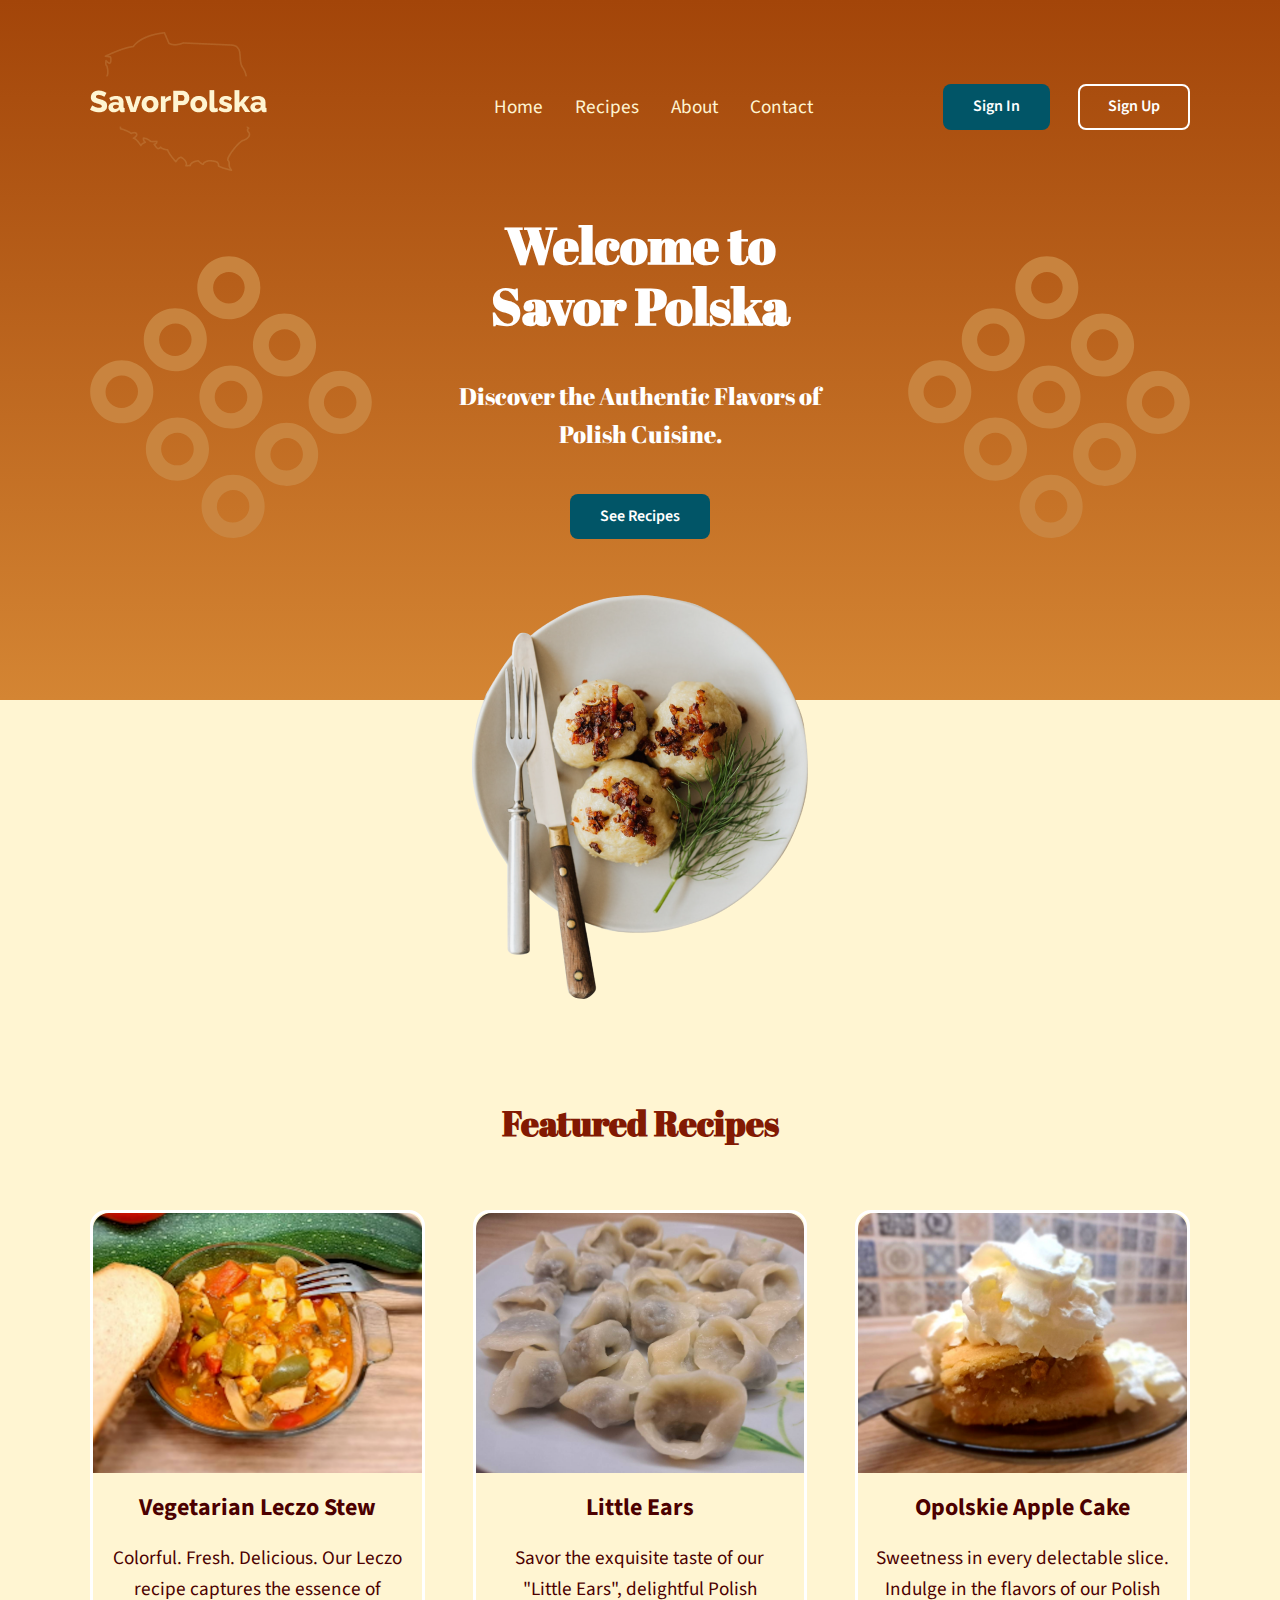
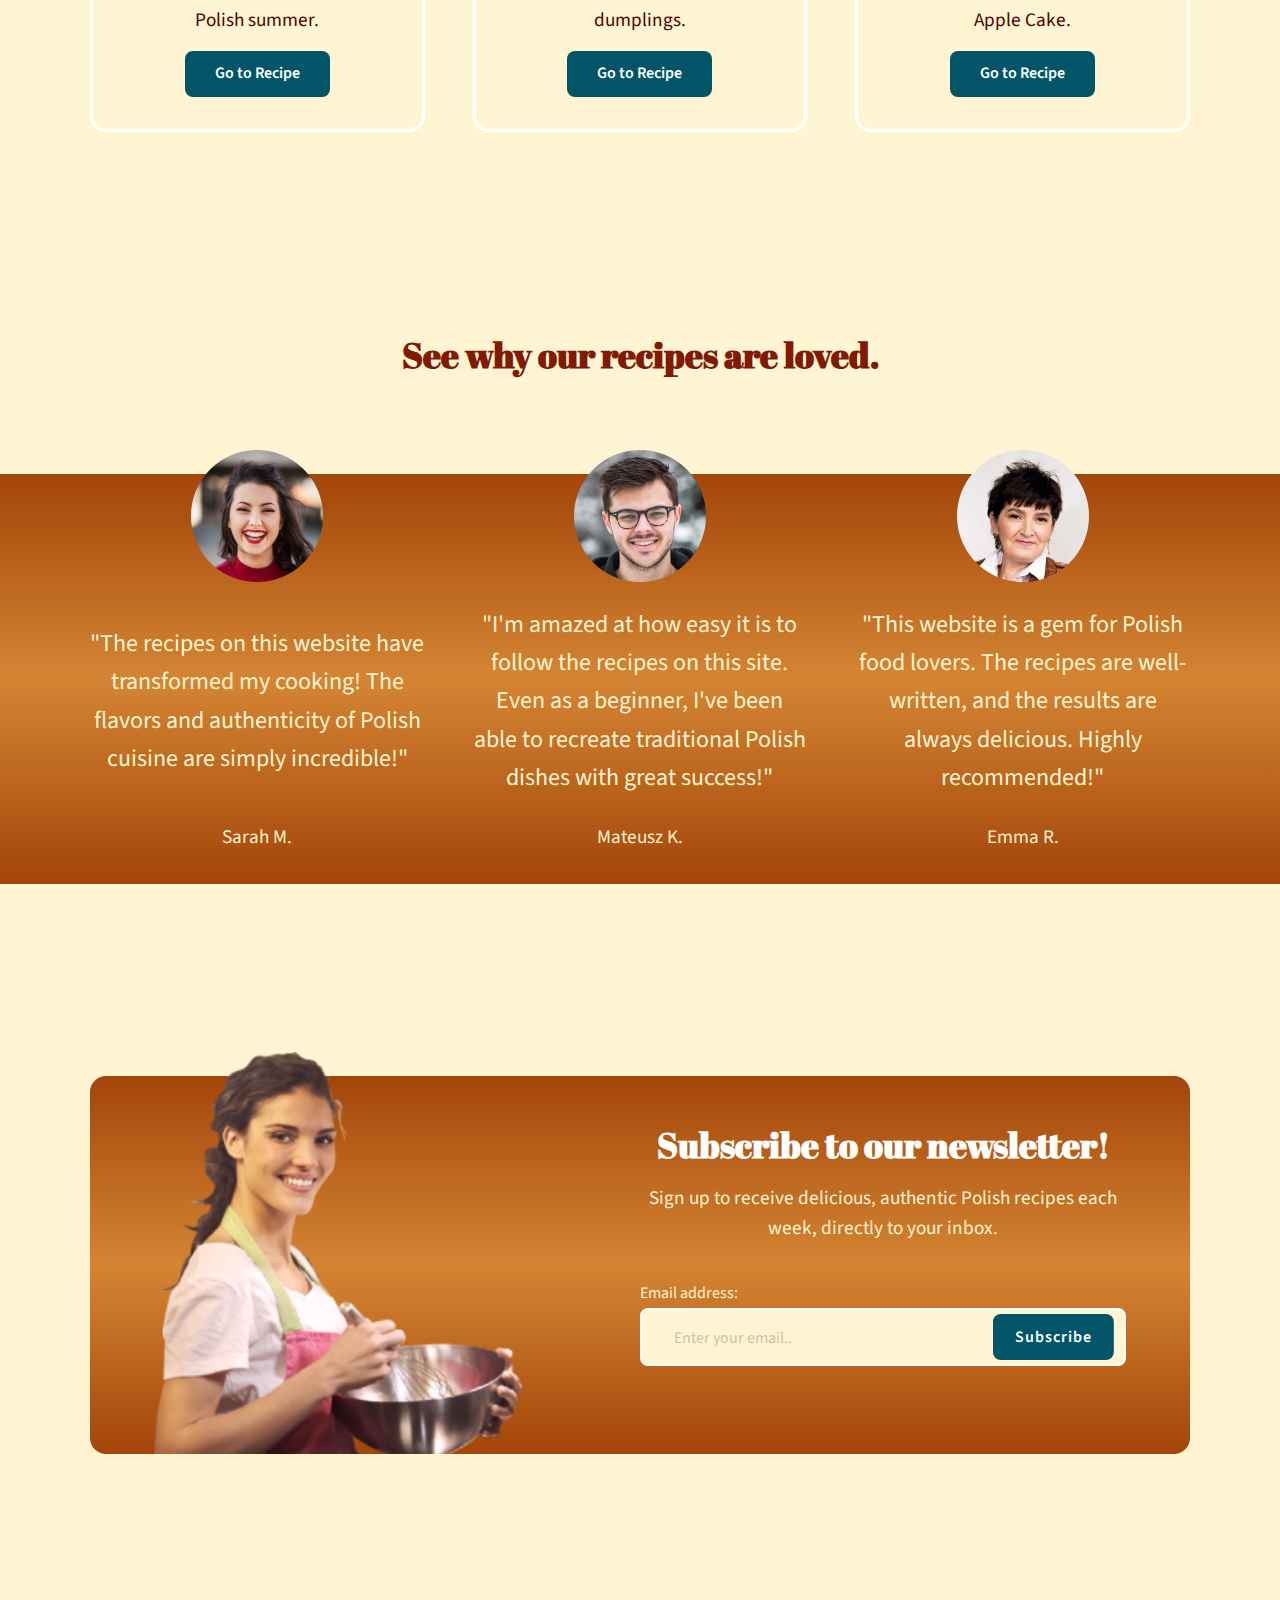
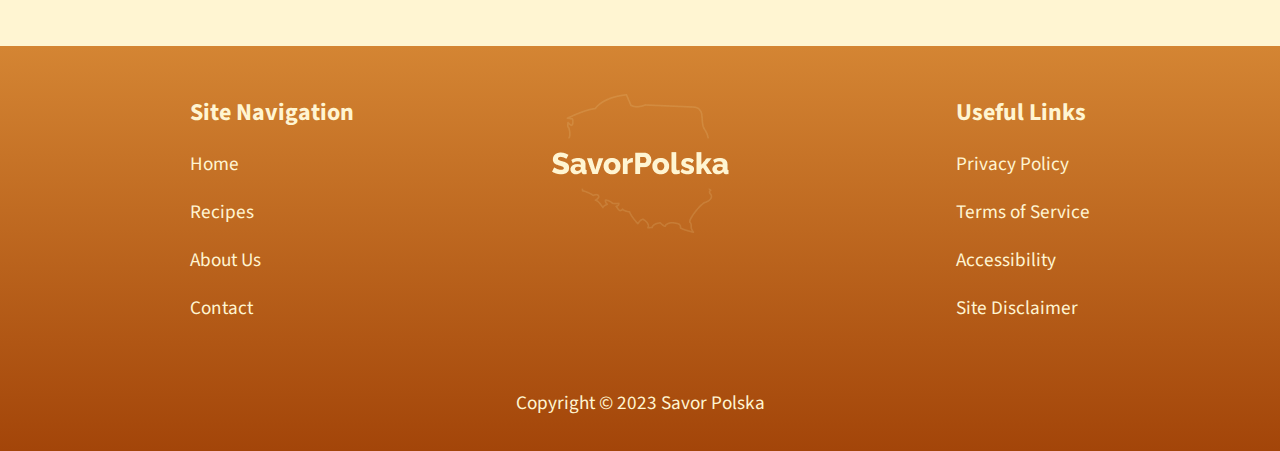
<file: index.html>
<!DOCTYPE html>
<html lang="en">
<head>
  <meta charset="UTF-8">
  <meta name="viewport" content="width=device-width, initial-scale=1.0">
  <link rel="preconnect" href="https://fonts.googleapis.com">
  <link rel="preconnect" href="https://fonts.gstatic.com" crossorigin>
  <link href="https://fonts.googleapis.com/css2?family=Abril+Fatface&family=Source+Sans+3:wght@400;700&display=swap" rel="stylesheet">
  <link rel="stylesheet" href="https://cdnjs.cloudflare.com/ajax/libs/font-awesome/6.5.1/css/all.min.css" integrity="sha512-DTOQO9RWCH3ppGqcWaEA1BIZOC6xxalwEsw9c2QQeAIftl+Vegovlnee1c9QX4TctnWMn13TZye+giMm8e2LwA==" crossorigin="anonymous" referrerpolicy="no-referrer" />
  <link rel="icon" href="img/favicon.ico" type="image/x-icon">
  <link rel="stylesheet" href="css/base.css">
  <link rel="stylesheet" href="css/utilities.css">
  <link rel="stylesheet" href="css/headers.css">
  <link rel="stylesheet" href="css/navigation.css">
  <link rel="stylesheet" href="css/homepage.css">
  <link rel="stylesheet" href="css/footer.css">

  

  <title>Savor Polska</title>
</head>

<body>

  <!-- Main Nav & Hero Section -->
  <header class="home-header">
    <div class="container">
      <nav class="main-nav">
        <div class="logo">
          <img src="img/logo.png" alt="" class="logo">
        </div>
        <ul class="desktop-menu">
          <li><a href="index.html" class="text-sm link-undl">Home</a></li>
          <li class="dropdown">
            <a href="#" class="text-sm">Recipes</a>
            <div class="dropdown-content">
              <a href="recipes/vegetarian-leczo-stew.html" class="dd-link">Leczo Stew</a>
              <a href="recipes/little-ears.html" class="dd-link">Little Ears</a>
              <a href="recipes/opolskie-apple-cake.html" class="dd-link">Opolskie Apple Cake</a>
            </div>
          </li>
          <li><a href="about.html" class="text-sm link-undl">About</a></li>
          <li><a href="contact.html" class="text-sm link-undl">Contact</a></li>
        </ul>
        <div class="desktop-menu-accts">
          <a href="#" class="btn btn-login">Sign In</a>
          <a href="#" class="btn btn-signup">Sign Up</a>
        </div>
        <!-- Hamburger Button -->
        <button id="hamburgerButton" class="hamburger-button">
          <div class="hamburger-line"></div>
          <div class="hamburger-line"></div>
          <div class="hamburger-line"></div>
        </button>
        <div id="mobileMenu" class="mobile-menu">
          <ul>
            <li><a href="index.html" class="text-sm">Home</a></li>
            <li class="dropdown">
              <a href="#" id="mobileRecipesLink" class="text-sm">Recipes</a>
              <div id="mobileRecipesDropdown" class="dropdown-content">
                <a href="recipes/vegetarian-leczo-stew.html" class="dd-link">Leczo Stew</a>
                <a href="recipes/little-ears.html" class="dd-link">Little Ears</a>
                <a href="recipes/opolskie-apple-cake.html" class="dd-link">Opolskie Apple Cake</a>
              </div>
            </li>
            <li><a href="about.html" class="text-sm">About</a></li>
            <li><a href="contact.html" class="text-sm">Contact</a></li>
          </ul>
          <div class="mobile-menu-accts">
            <a href="#" class="btn btn-mobile-login">Sign In</a>
            <a href="#" class="btn btn-mobile-signup">Sign Up</a>
          </div>
        </div>
      </nav>
      <!-- Hero -->
      <div class="hero">
        <div class="hero-container">
          <img src="img/homepage-img/circles.svg" alt="" class="circles-left">
          <h1 class="text-xlg text-center">Welcome to<br>Savor Polska</h1>
          <img src="img/homepage-img/circles.svg" alt="" class="circles-right">
          <p class="hero-para text-md text-center">Discover the Authentic Flavors of Polish Cuisine.</p>
          <a href="#featuredRecipes" id="heroButton" class="btn btn-hero">See Recipes</a>
          <img src="img/homepage-img/hero-img.jpg" alt="A plate of delicious Polish food.">
        </div>
      </div>
    </div>
  </header>

  <main>
    <!-- Featured Recipes -->
    <section id="featuredRecipes" class="featured-recipes">
      <h2 class="text-lg">Featured Recipes</h2>
      <div class="container">
        <div class="recipe-card">
          <div class="card-img-container">
            <img src="img/recipe-img/recipe-leczo.jpg" alt="A flavorful bowl of Polish leczo.">
          </div>
          <div class="recipe-card-content">
            <h3 class="text-md text-center">Vegetarian Leczo Stew</h3>
            <p class="text-sm text-center">
              Colorful. Fresh. Delicious. Our Leczo recipe captures the essence of Polish summer.
            </p>
            <a href="recipes/vegetarian-leczo-stew.html" class="btn btn-recipe-card">Go to Recipe</a>
          </div>
        </div>
        <div class="recipe-card">
          <div class="card-img-container">
            <img src="img/recipe-img/recipe-uszy.jpg" alt="A plate of mushroom filled dumplings.">
          </div>
          <div class="recipe-card-content">
            <h3 class="text-md text-center">Little Ears</h3>
            <p class="text-sm text-center">
              Savor the exquisite taste of our "Little Ears", delightful Polish dumplings.
            </p>
            <a href="recipes/little-ears.html" class="btn btn-recipe-card">Go to Recipe</a>
          </div>
        </div>
        <div class="recipe-card">
          <div class="card-img-container">
            <img src="img/recipe-img/recipe-ciasto.jpg" alt="A piece of mouthwatering cake.">
          </div>
          <div class="recipe-card-content">
            <h3 class="text-md text-center">Opolskie Apple Cake</h3>
            <p class="text-sm text-center">
              Sweetness in every delectable slice. Indulge in the flavors of our Polish Apple Cake.
            </p>
            <a href="recipes/opolskie-apple-cake.html" class="btn btn-recipe-card">Go to Recipe</a>
          </div>
        </div>
      </div>
    </section>
    <!-- Testimonials -->
    <section class="testimonials">
      <h2 class="text-lg text-center">See why our recipes are loved.</h2>
      <div class="testimonials-bg">
        <div class="testimonials-container">
          <div class="testimonials-card">
            <img src="img/homepage-img/testimonial-sarah-m.jpg" alt="Sarah M. - testimonial" class="testimonials-img">
            <p class="text-md text-center">
              "The recipes on this website have transformed my cooking! The flavors and authenticity of Polish cuisine are simply incredible!"
            </p>
            <p class="text-sm testimonial-name">Sarah M.</p>
          </div>
          <div class="testimonials-card">
            <img src="img/homepage-img/testimonial-mateusz-k.jpg" alt="Mateusz K. - testimonial" class="testimonials-img">
            <p class="text-md text-center">
              "I'm amazed at how easy it is to follow the recipes on this site. Even as a beginner, I've been able to recreate traditional Polish dishes with great success!"
            </p>
            <p class="text-sm text-right testimonial-name">Mateusz K.</p>
          </div>
          <div class="testimonials-card">
            <img src="img/homepage-img/testimonial-emma-r.jpg" alt="Emma R. - testimonial" class="testimonials-img">
            <p class="text-md text-center">
              "This website is a gem for Polish food lovers. The recipes are well-written, and the results are always delicious. Highly recommended!"
            </p>
            <p class="text-sm testimonial-name">Emma R.</p>
          </div>
        </div>
      </div>
    </section>
    <!-- CTA -->
    <section class="cta">
      <div class="container">
        <div class="cta-img-container">
          <img src="img/homepage-img/cta-cooking-woman.jpg" alt="A young woman holding a mixing bowl and whisk." class="cta-img">
        </div>
        <div class="form-wrapper">
          <h2 class="text-lg text-center">Subscribe to our newsletter!</h2>
          <p class="text-sm text-center">
            Sign up to receive delicious, authentic Polish recipes each week, directly to your inbox.
          </p>
          <form id="subscriptionForm" novalidate>
            <label for="email">Email address:</label>
            <div class="input-box">
              <input type="email" id="email" name="email" placeholder="Enter your email..">
              <button type="submit" name="submit" class="btn">Subscribe</button>
            </div>
          </form>
          <div id="messageContainer"></div>
        </div>
      </div>
    </section>
  </main>

  <!-- Footer -->
  <footer>
    <div class="container-sm">
      <div class="footer-menus">
        <div class="footer-nav">
          <h4 class="text-md">Site Navigation</h4>
          <ul>
            <li><a href="index.html" class="text-sm link-undl">Home</a></li>
            <li><a href="#" class="text-sm link-undl">Recipes</a></li>
            <li><a href="about.html" class="text-sm link-undl">About Us</a></li>
            <li><a href="contact.html" class="text-sm link-undl">Contact</a></li>
          </ul>
        </div>
        <div class="logo">
          <img src="img/logo.png" alt="">
          <div class="social">
            <a href="#" class="fab fa-instagram fa-2x ico-hover"></a>
            <a href="#" class="fab fa-facebook fa-2x ico-hover"></a>
            <a href="#" class="fab fa-pinterest fa-2x ico-hover"></a>
          </div>
        </div>
        <div class="useful-links">
          <h4 class="text-md">Useful Links</h4>
          <ul>
            <li><a href="#" class="text-sm link-undl">Privacy Policy</a></li>
            <li><a href="#" class="text-sm link-undl">Terms of Service</a></li>
            <li><a href="#" class="text-sm link-undl">Accessibility</a></li>
            <li><a href="#" class="text-sm link-undl">Site Disclaimer</a></li>
          </ul>
        </div>
      </div>
      <p class="copyright text-sm">Copyright &copy; 2023 Savor Polska</p>
    </div>
  </footer>

  <script src="js/main.js"></script>
  <script src="js/subscription.js"></script>

</body>
</html>
</file>
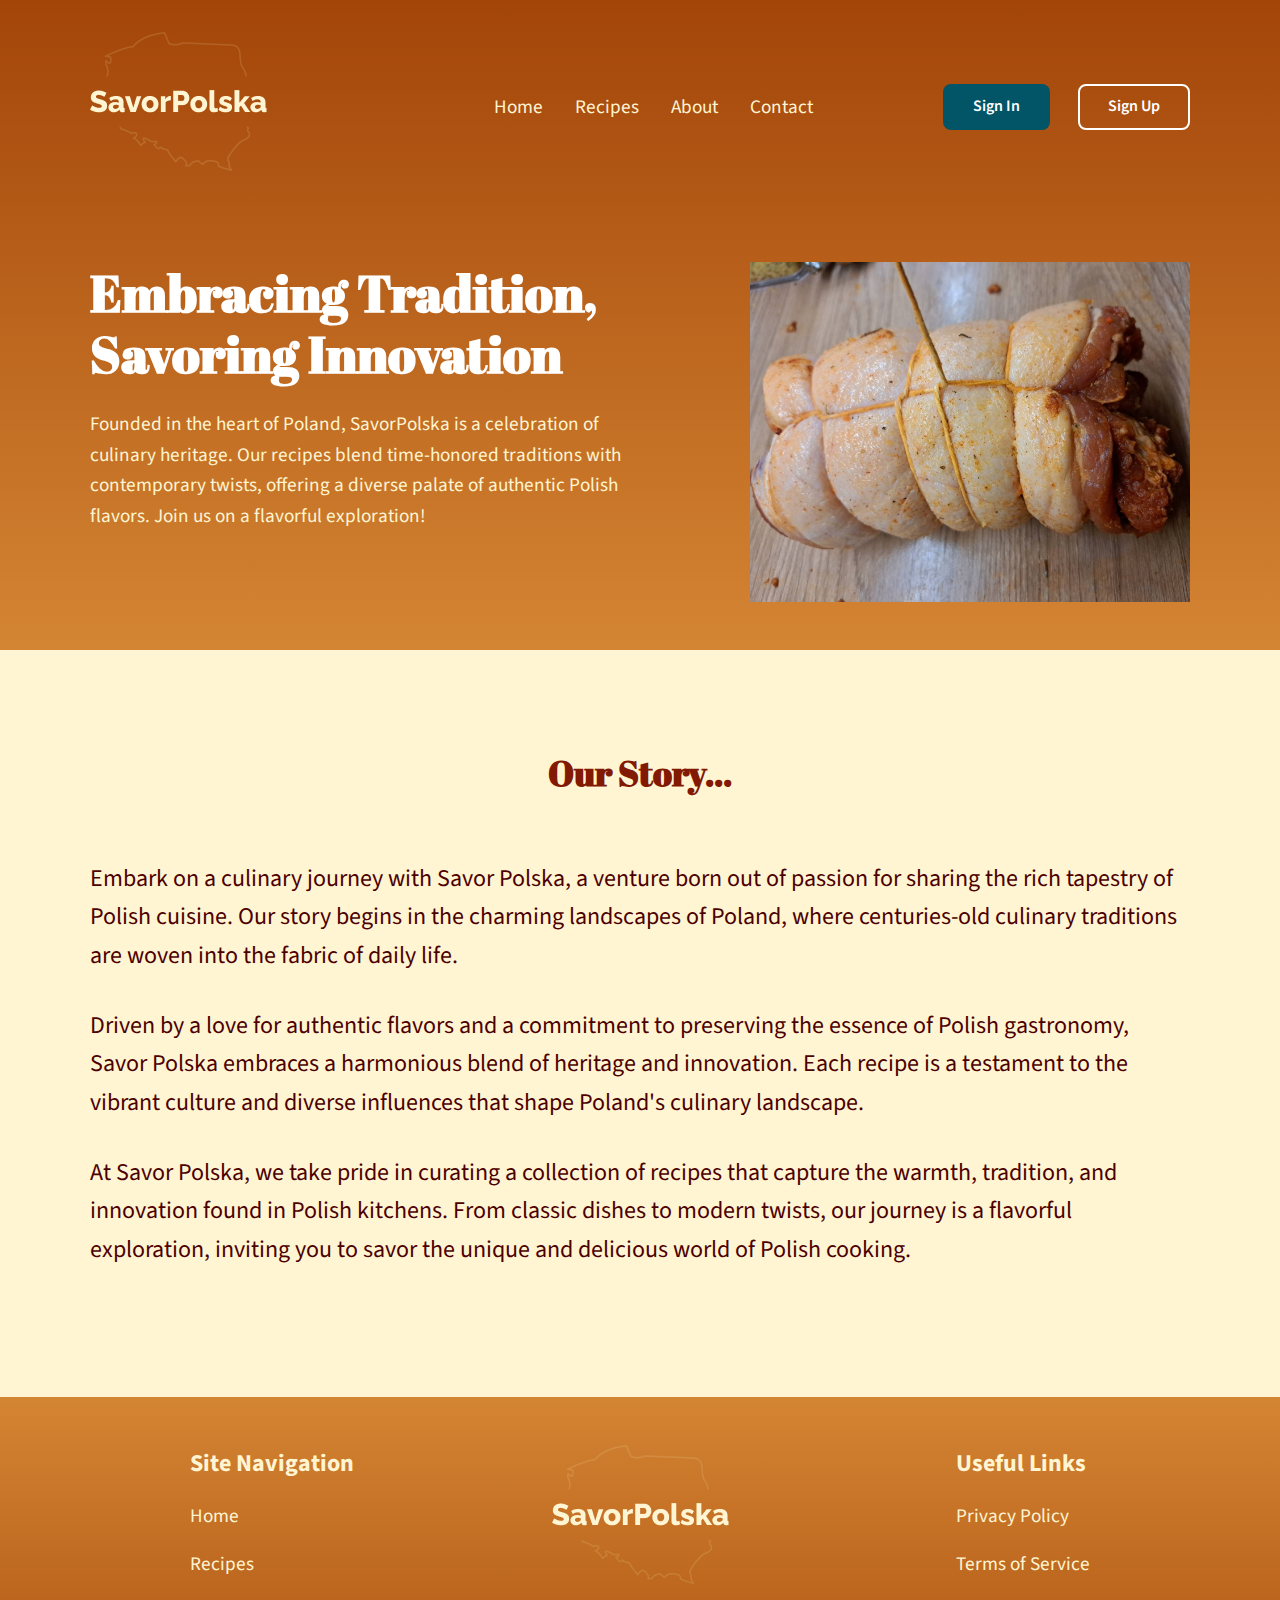
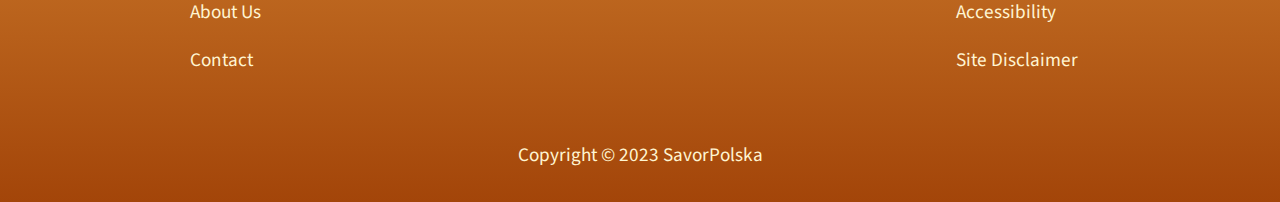
<file: about.html>
<!DOCTYPE html>
<html lang="en">
<head>
  <meta charset="UTF-8">
  <meta name="viewport" content="width=device-width, initial-scale=1.0">
  <link rel="preconnect" href="https://fonts.googleapis.com">
  <link rel="preconnect" href="https://fonts.gstatic.com" crossorigin>
  <link href="https://fonts.googleapis.com/css2?family=Abril+Fatface&family=Source+Sans+3:wght@400;700&display=swap" rel="stylesheet">
  <link rel="stylesheet" href="https://cdnjs.cloudflare.com/ajax/libs/font-awesome/6.5.1/css/all.min.css" integrity="sha512-DTOQO9RWCH3ppGqcWaEA1BIZOC6xxalwEsw9c2QQeAIftl+Vegovlnee1c9QX4TctnWMn13TZye+giMm8e2LwA==" crossorigin="anonymous" referrerpolicy="no-referrer" />
  <link rel="icon" href="img/favicon.ico" type="image/x-icon">
  <link rel="stylesheet" href="css/base.css">
  <link rel="stylesheet" href="css/utilities.css">
  <link rel="stylesheet" href="css/headers.css">
  <link rel="stylesheet" href="css/navigation.css">
  <link rel="stylesheet" href="css/about.css">
  <link rel="stylesheet" href="css/footer.css">
  <title>About Us</title>
</head>

<body>

  <!-- Main Nav & Hero Section -->
  <header class="about-header">
    <div class="container">
      <nav class="main-nav">
        <div class="logo">
          <img src="img/logo.png" alt="" class="logo">
        </div>
        <ul class="desktop-menu">
          <li><a href="index.html" class="text-sm link-undl">Home</a></li>
          <li class="dropdown">
            <a href="#" class="text-sm">Recipes</a>
            <div class="dropdown-content">
              <a href="recipes/vegetarian-leczo-stew.html" class="dd-link">Leczo Stew</a>
              <a href="recipes/little-ears.html" class="dd-link">Little Ears</a>
              <a href="recipes/opolskie-apple-cake.html" class="dd-link">Opolskie Apple Cake</a>
            </div>
          </li>
          <li><a href="about.html" class="text-sm link-undl">About</a></li>
          <li><a href="contact.html" class="text-sm link-undl">Contact</a></li>
        </ul>
        <div class="desktop-menu-accts">
          <a href="#" class="btn btn-login">Sign In</a>
          <a href="#" class="btn btn-signup">Sign Up</a>
        </div>
        <!-- Hamburger Button -->
        <button id="hamburgerButton" class="hamburger-button">
          <div class="hamburger-line"></div>
          <div class="hamburger-line"></div>
          <div class="hamburger-line"></div>
        </button>
        <div id="mobileMenu" class="mobile-menu">
          <ul>
            <li><a href="index.html" class="text-sm">Home</a></li>
            <li class="dropdown">
              <a href="#" id="mobileRecipesLink" class="text-sm">Recipes</a>
              <div id="mobileRecipesDropdown" class="dropdown-content">
                <a href="recipes/vegetarian-leczo-stew.html" class="dd-link">Leczo Stew</a>
                <a href="recipes/little-ears.html" class="dd-link">Little Ears</a>
                <a href="recipes/opolskie-apple-cake.html" class="dd-link">Opolskie Apple Cake</a>
              </div>
            </li>
            <li><a href="about.html" class="text-sm">About</a></li>
            <li><a href="contact.html" class="text-sm">Contact</a></li>
          </ul>
          <div class="mobile-menu-accts">
            <a href="#" class="btn btn-mobile-login">Sign In</a>
            <a href="#" class="btn btn-mobile-signup">Sign Up</a>
          </div>
        </div>
      </nav>
    </div>
    <!-- Hero -->
    <div class="container">
      <div class="about-hero">
        <div class="about-hero-text">
          <h1 class="text-xlg">Embracing Tradition, Savoring Innovation</h1>
          <p class="about-subheader text-sm">
            Founded in the heart of Poland, SavorPolska is a celebration of culinary heritage. Our recipes blend time-honored traditions with contemporary twists, offering a diverse palate of authentic Polish flavors. Join us on a flavorful exploration!
          </p>
        </div>
        <div class="img-wrapper">
          <img name="slide" src="" alt="A slideshow of various traditional Polish recipes." class="about-header-img">
        </div>
      </div>
    </div>
  </header>

  <main>
    <!-- About Section -->
    <section class="about">
      <div class="container">
        <div class="about-content">
          <h2 class="text-lg text-center">Our Story...</h2>
          <p class="about-content-text text-md">
            Embark on a culinary journey with Savor Polska, a venture born out of passion for sharing the rich tapestry of Polish cuisine. Our story begins in the charming landscapes of Poland, where centuries-old culinary traditions are woven into the fabric of daily life.
          </p><br>
          <p class="about-content-text text-md">
            Driven by a love for authentic flavors and a commitment to preserving the essence of Polish gastronomy, Savor Polska embraces a harmonious blend of heritage and innovation. Each recipe is a testament to the vibrant culture and diverse influences that shape Poland's culinary landscape.
          </p><br>
          <p class="about-content-text text-md">
            At Savor Polska, we take pride in curating a collection of recipes that capture the warmth, tradition, and innovation found in Polish kitchens. From classic dishes to modern twists, our journey is a flavorful exploration, inviting you to savor the unique and delicious world of Polish cooking.
          </p>
        </div>
      </div>
    </section>
  </main>

  <!-- Footer -->
  <footer>
    <div class="container-sm">
      <div class="footer-menus">
        <div class="footer-nav">
          <h4 class="text-md">Site Navigation</h4>
          <ul>
            <li><a href="index.html" class="text-sm link-undl">Home</a></li>
            <li><a href="#" class="text-sm link-undl">Recipes</a></li>
            <li><a href="about.html" class="text-sm link-undl">About Us</a></li>
            <li><a href="contact.html" class="text-sm link-undl">Contact</a></li>
          </ul>
        </div>
        <div class="logo">
          <img src="img/logo.png" alt="">
          <div class="social">
            <a href="#" class="fab fa-instagram fa-2x ico-hover"></a>
            <a href="#" class="fab fa-facebook fa-2x ico-hover"></a>
            <a href="#" class="fab fa-pinterest fa-2x ico-hover"></a>
          </div>
        </div>
        <div class="useful-links">
          <h4 class="text-md">Useful Links</h4>
          <ul>
            <li><a href="#" class="text-sm link-undl">Privacy Policy</a></li>
            <li><a href="#" class="text-sm link-undl">Terms of Service</a></li>
            <li><a href="#" class="text-sm link-undl">Accessibility</a></li>
            <li><a href="#" class="text-sm link-undl">Site Disclaimer</a></li>
          </ul>
        </div>
      </div>
      <p class="copyright text-sm">Copyright &copy; 2023 SavorPolska</p>
    </div>
  </footer>

  <script src="js/main.js"></script>
  <script src="js/about.js"></script>

</body>
</html>
</file>
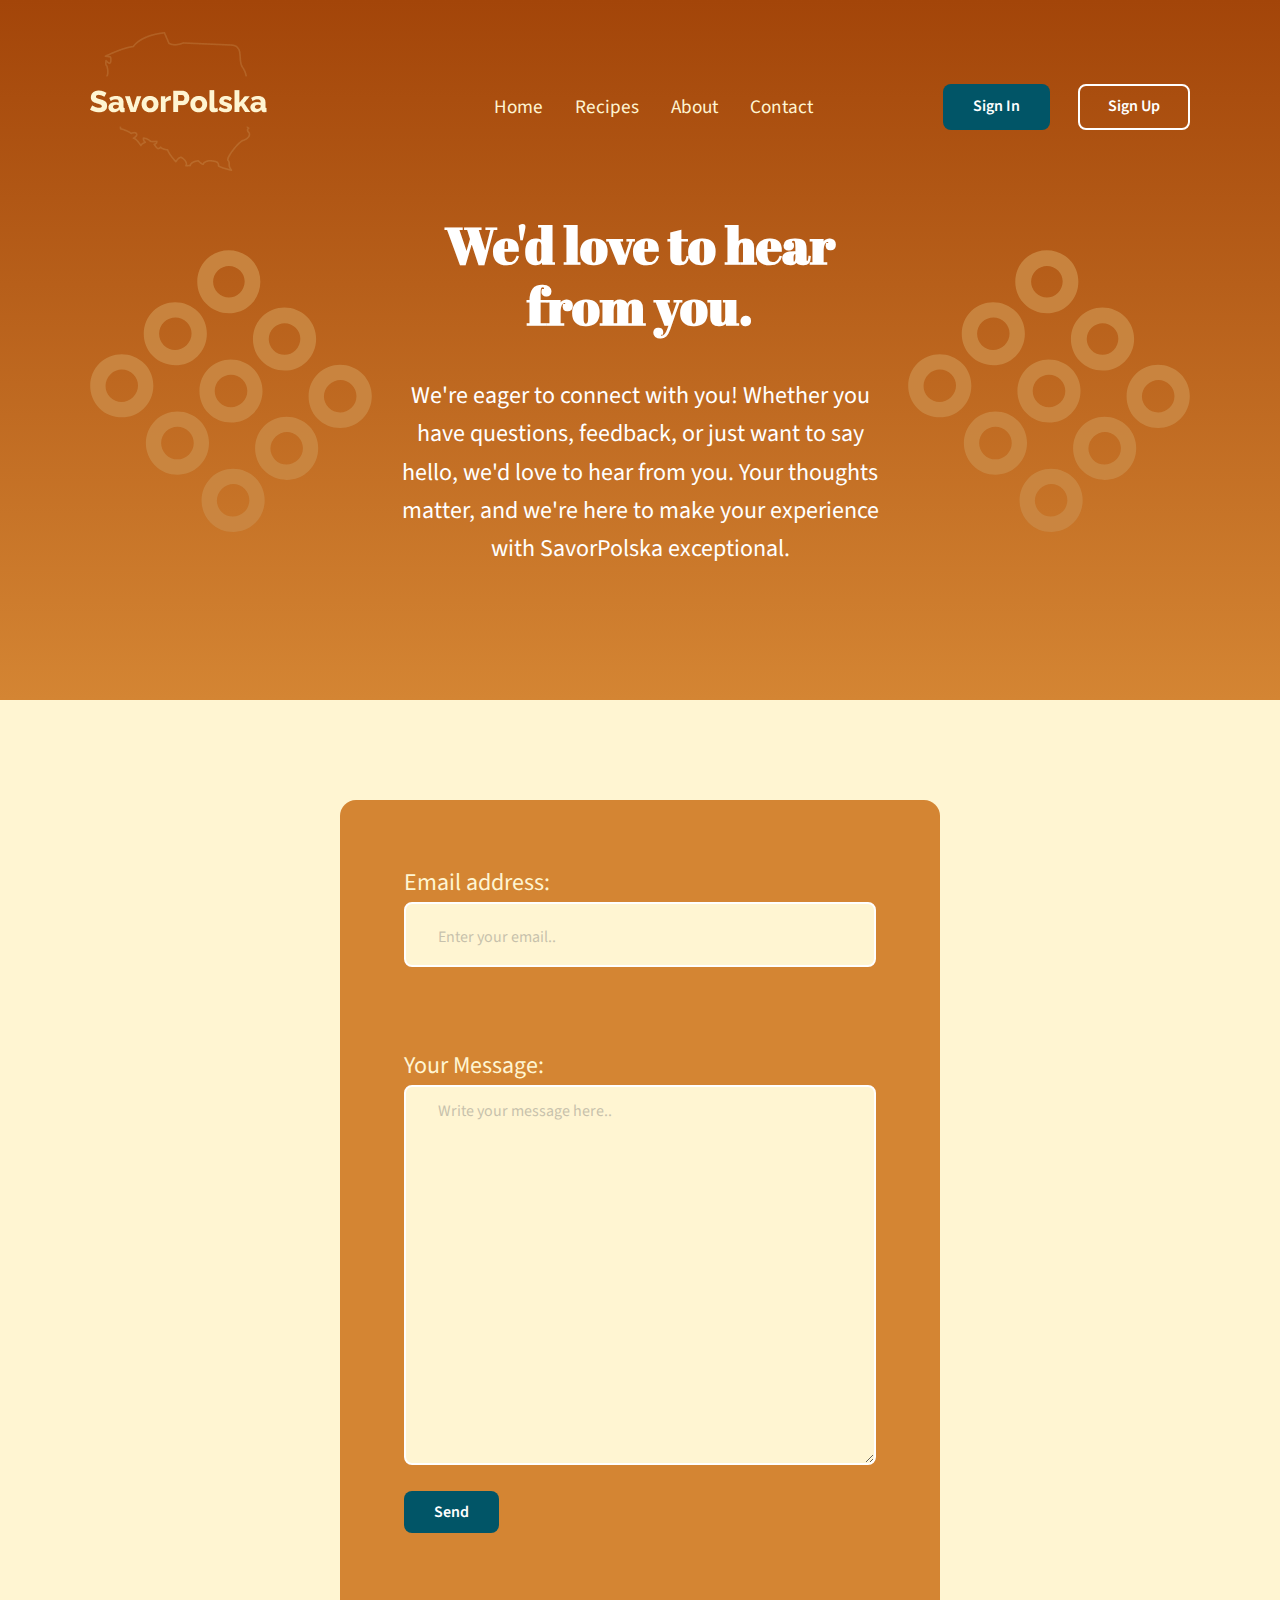
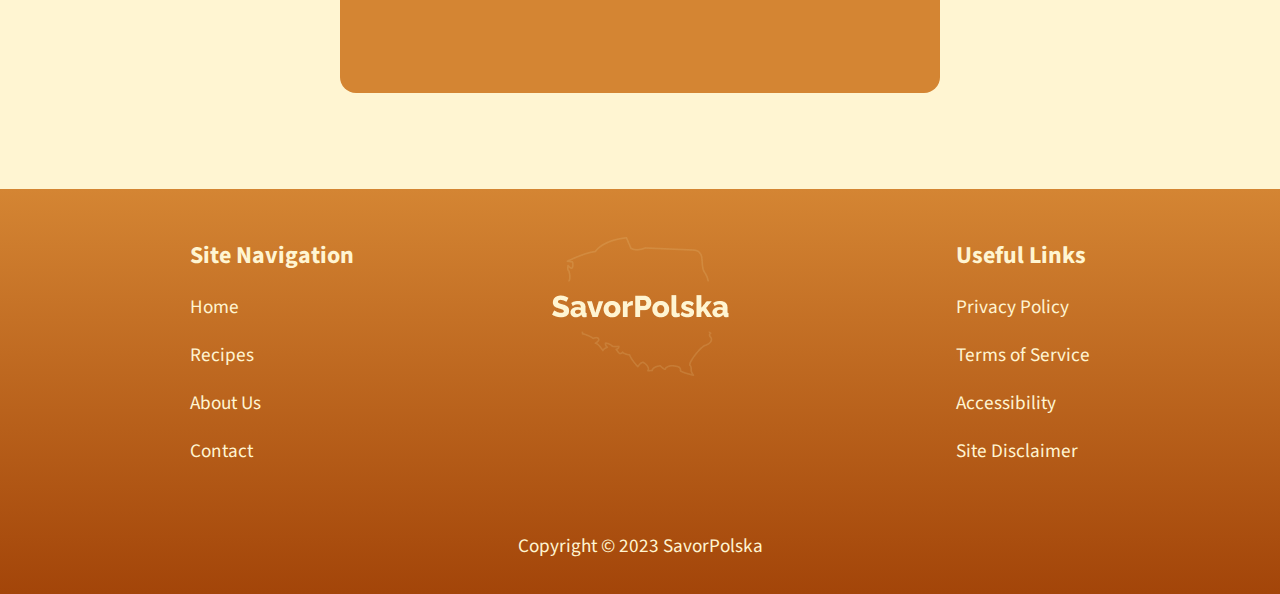
<file: contact.html>
<!DOCTYPE html>
<html lang="en">
<head>
  <meta charset="UTF-8">
  <meta name="viewport" content="width=device-width, initial-scale=1.0">
  <link rel="preconnect" href="https://fonts.googleapis.com">
  <link rel="preconnect" href="https://fonts.gstatic.com" crossorigin>
  <link href="https://fonts.googleapis.com/css2?family=Abril+Fatface&family=Source+Sans+3:wght@400;700&display=swap" rel="stylesheet">
  <link rel="stylesheet" href="https://cdnjs.cloudflare.com/ajax/libs/font-awesome/6.5.1/css/all.min.css" integrity="sha512-DTOQO9RWCH3ppGqcWaEA1BIZOC6xxalwEsw9c2QQeAIftl+Vegovlnee1c9QX4TctnWMn13TZye+giMm8e2LwA==" crossorigin="anonymous" referrerpolicy="no-referrer" />
  <link rel="icon" href="img/favicon.ico" type="image/x-icon">
  <link rel="icon" href="img/favicon.ico" type="image/x-icon">
  <link rel="stylesheet" href="css/base.css">
  <link rel="stylesheet" href="css/utilities.css">
  <link rel="stylesheet" href="css/headers.css">
  <link rel="stylesheet" href="css/navigation.css">
  <link rel="stylesheet" href="css/contact.css">
  <link rel="stylesheet" href="css/footer.css">
  <title>Contact</title>
</head>

<body>

  <!-- Main Nav & Hero Section -->
  <header class="contact-header">
    <div class="container">
      <nav class="main-nav">
        <div class="logo">
          <img src="img/logo.png" alt="" class="logo">
        </div>
        <ul class="desktop-menu">
          <li><a href="index.html" class="text-sm link-undl">Home</a></li>
          <li class="dropdown">
            <a href="#" class="text-sm">Recipes</a>
            <div class="dropdown-content">
              <a href="recipes/vegetarian-leczo-stew.html" class="dd-link">Leczo Stew</a>
              <a href="recipes/little-ears.html" class="dd-link">Little Ears</a>
              <a href="recipes/opolskie-apple-cake.html" class="dd-link">Opolskie Apple Cake</a>
            </div>
          </li>
          <li><a href="about.html" class="text-sm link-undl">About</a></li>
          <li><a href="contact.html" class="text-sm link-undl">Contact</a></li>
        </ul>
        <div class="desktop-menu-accts">
          <a href="#" class="btn btn-login">Sign In</a>
          <a href="#" class="btn btn-signup">Sign Up</a>
        </div>
        <!-- Hamburger Button -->
        <button id="hamburgerButton" class="hamburger-button">
          <div class="hamburger-line"></div>
          <div class="hamburger-line"></div>
          <div class="hamburger-line"></div>
        </button>
        <div id="mobileMenu" class="mobile-menu">
          <ul>
            <li><a href="index.html" class="text-sm">Home</a></li>
            <li class="dropdown">
              <a href="#" id="mobileRecipesLink" class="text-sm">Recipes</a>
              <div id="mobileRecipesDropdown" class="dropdown-content">
                <a href="recipes/vegetarian-leczo-stew.html" class="dd-link">Leczo Stew</a>
                <a href="recipes/little-ears.html" class="dd-link">Little Ears</a>
                <a href="recipes/opolskie-apple-cake.html" class="dd-link">Opolskie Apple Cake</a>
              </div>
            </li>
            <li><a href="about.html" class="text-sm">About</a></li>
            <li><a href="contact.html" class="text-sm">Contact</a></li>
          </ul>
          <div class="mobile-menu-accts">
            <a href="#" class="btn btn-mobile-login">Sign In</a>
            <a href="#" class="btn btn-mobile-signup">Sign Up</a>
          </div>
        </div>
      </nav>
    </div>
    <!-- Hero -->
    <div class="container">
      <div class="contact-hero">
        <div class="contact-hero-container">
          <img src="img/homepage-img/circles.svg" alt="" class="circles-left">
          <h1 class="text-xlg text-center">We'd love to hear from you.</h1>
          <img src="img/homepage-img/circles.svg" alt="" class="circles-right">
          <p class="contact-hero-para text-md text-center">
            We're eager to connect with you! Whether you have questions, feedback, or just want to say hello, we'd love to hear from you. Your thoughts matter, and we're here to make your experience with SavorPolska exceptional.
          </p>
        </div>
      </div>
    </div>
  </header>

  <main>
    <!-- Contact Form -->
    <div class="contact-form-section">
      <div class="container">
        <form id="contactForm" class="contact-form" novalidate>
          <label for="email" class="text-md">Email address:</label>
          <input type="email" name="email" id="email" class="contact-email-field" placeholder="Enter your email..">
          <div id="errorMessageContainer"></div>
          <label for="message" class="text-md">Your Message:</label>
          <textarea name="message" id="message" rows="10" class="contact-message-field" placeholder="Write your message here.."></textarea>
          <button type="submit" name="submit" class="btn btn-contact-form">Send</button>
          <div id="successMessageContainer"></div>
        </form>
      </div>
    </div>
  </main>

  <!-- Footer -->
  <footer>
    <div class="container-sm">
      <div class="footer-menus">
        <div class="footer-nav">
          <h4 class="text-md">Site Navigation</h4>
          <ul>
            <li><a href="index.html" class="text-sm link-undl">Home</a></li>
            <li><a href="#" class="text-sm link-undl">Recipes</a></li>
            <li><a href="about.html" class="text-sm link-undl">About Us</a></li>
            <li><a href="contact.html" class="text-sm link-undl">Contact</a></li>
          </ul>
        </div>
        <div class="logo">
          <img src="img/logo.png" alt="">
          <div class="social">
            <a href="#" class="fab fa-instagram fa-2x ico-hover"></a>
            <a href="#" class="fab fa-facebook fa-2x ico-hover"></a>
            <a href="#" class="fab fa-pinterest fa-2x ico-hover"></a>
          </div>
        </div>
        <div class="useful-links">
          <h4 class="text-md">Useful Links</h4>
          <ul>
            <li><a href="#" class="text-sm link-undl">Privacy Policy</a></li>
            <li><a href="#" class="text-sm link-undl">Terms of Service</a></li>
            <li><a href="#" class="text-sm link-undl">Accessibility</a></li>
            <li><a href="#" class="text-sm link-undl">Site Disclaimer</a></li>
          </ul>
        </div>
      </div>
      <p class="copyright text-sm">Copyright &copy; 2023 SavorPolska</p>
    </div>
  </footer>

  <script src="js/main.js"></script>
  <script src="js/contact.js"></script>
  
</body>
</html>
</file>
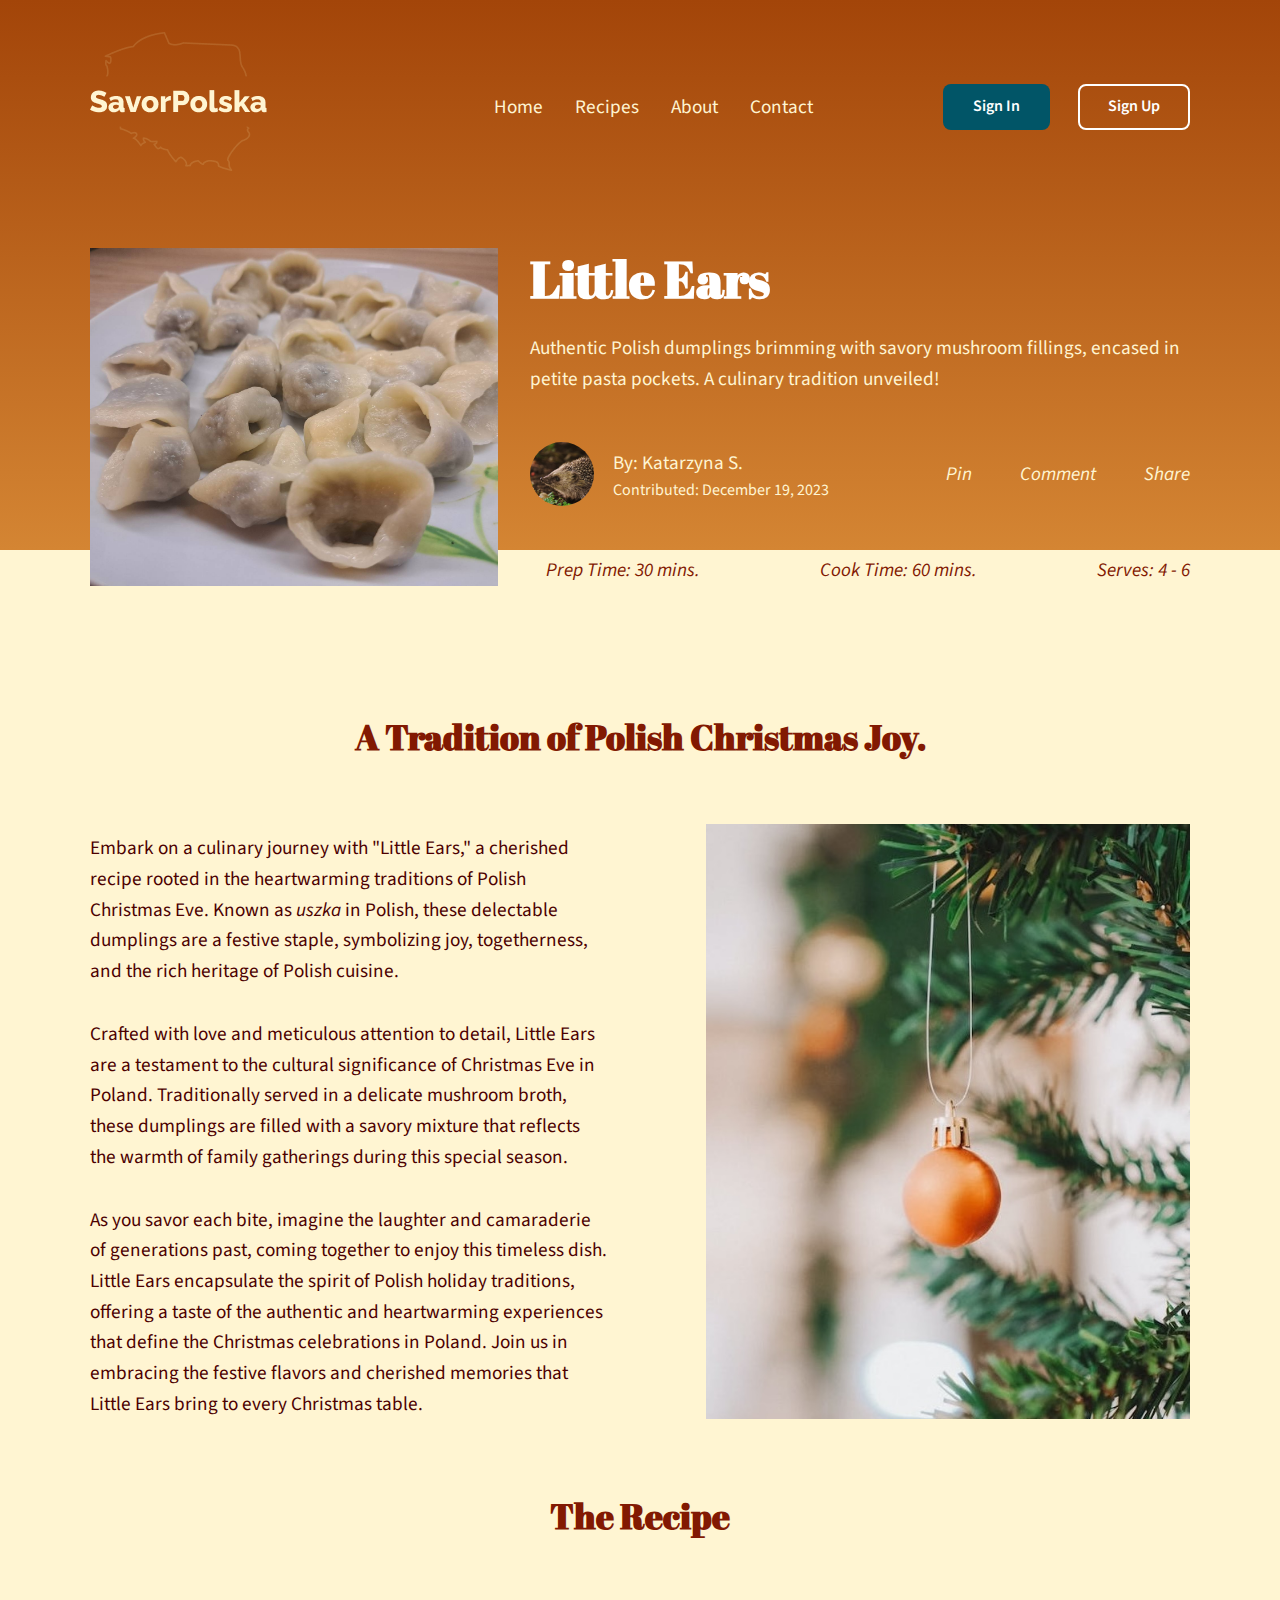
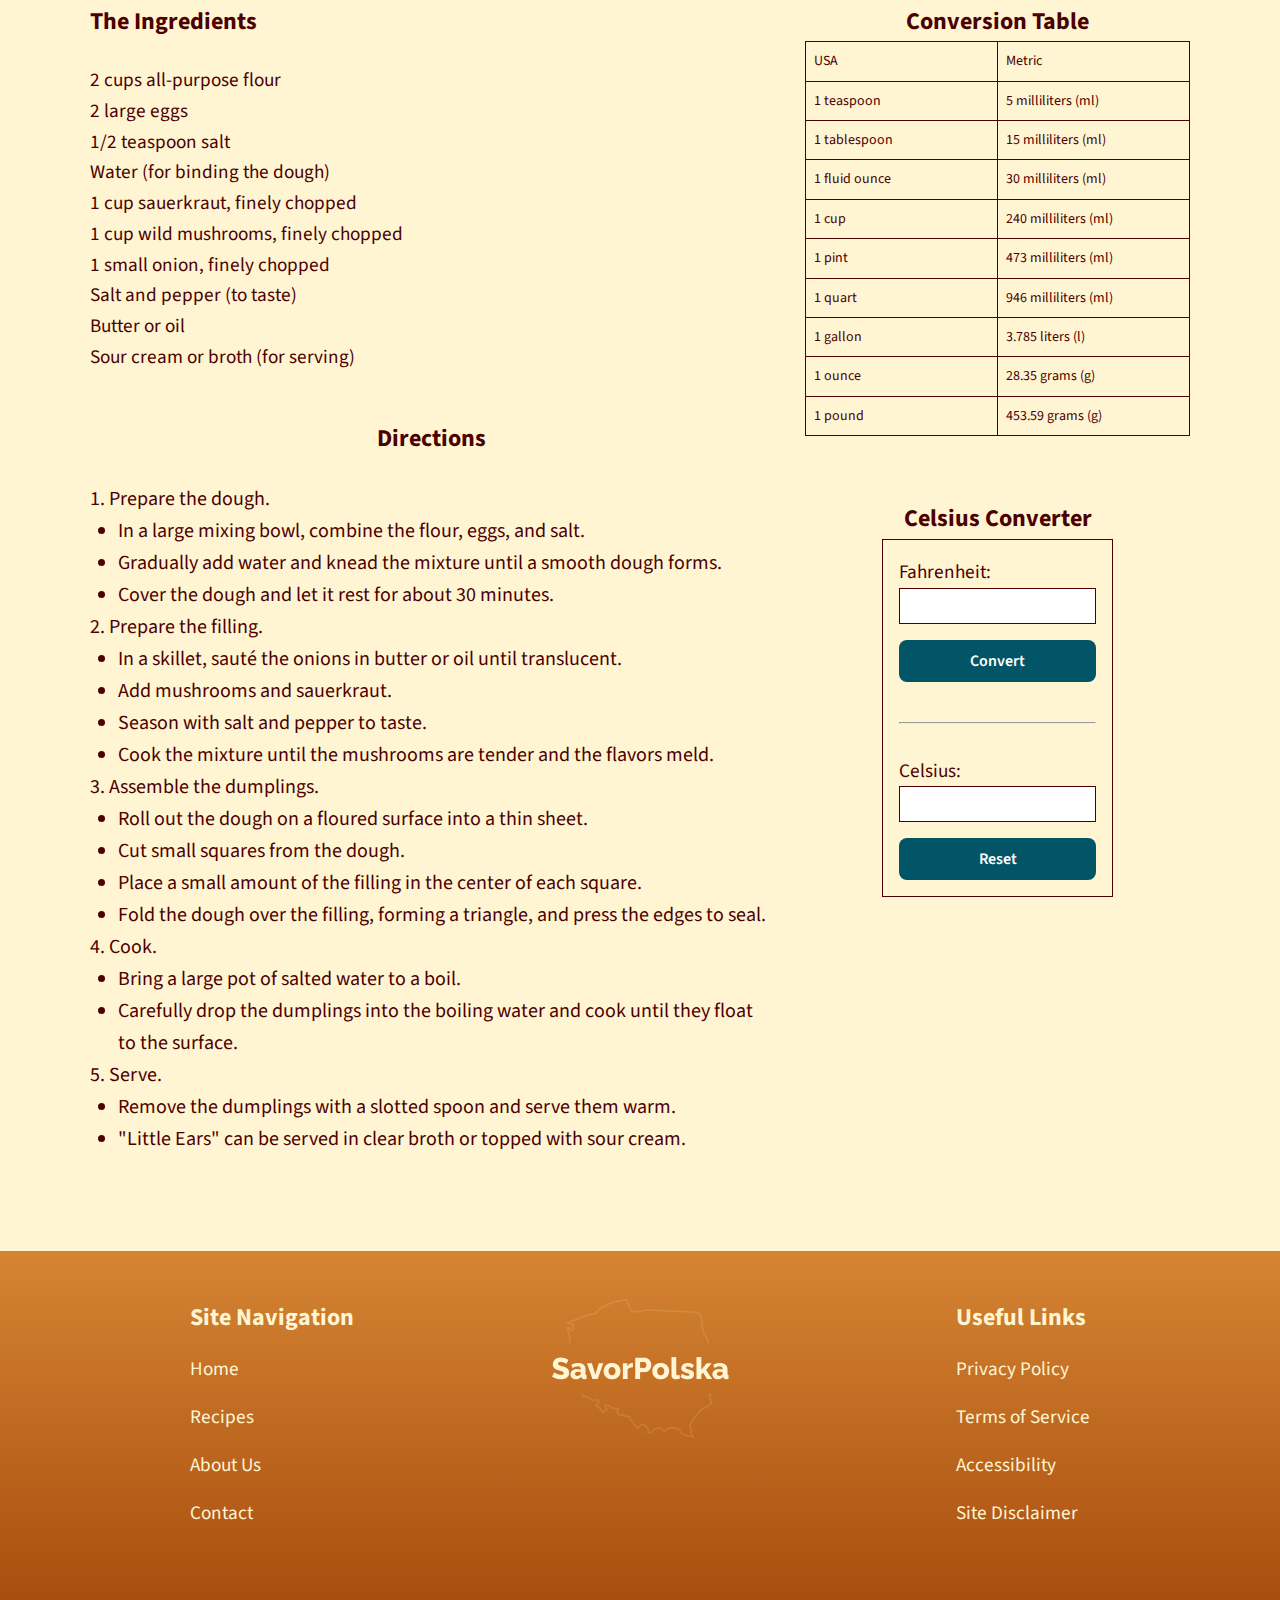
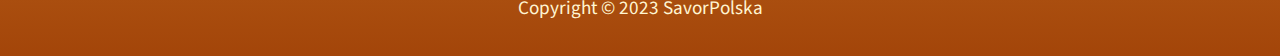
<file: recipes/little-ears.html>
<!DOCTYPE html>
<html lang="en">
<head>
  <meta charset="UTF-8">
  <meta name="viewport" content="width=device-width, initial-scale=1.0">
  <link rel="preconnect" href="https://fonts.googleapis.com">
  <link rel="preconnect" href="https://fonts.gstatic.com" crossorigin>
  <link href="https://fonts.googleapis.com/css2?family=Abril+Fatface&family=Source+Sans+3:wght@400;700&display=swap" rel="stylesheet">
  <link rel="stylesheet" href="https://cdnjs.cloudflare.com/ajax/libs/font-awesome/6.5.1/css/all.min.css" integrity="sha512-DTOQO9RWCH3ppGqcWaEA1BIZOC6xxalwEsw9c2QQeAIftl+Vegovlnee1c9QX4TctnWMn13TZye+giMm8e2LwA==" crossorigin="anonymous" referrerpolicy="no-referrer" />
  <link rel="icon" href="../img/favicon.ico" type="image/x-icon">
  <link rel="stylesheet" href="../css/base.css">
  <link rel="stylesheet" href="../css/utilities.css">
  <link rel="stylesheet" href="../css/headers.css">
  <link rel="stylesheet" href="../css/navigation.css">
  <link rel="stylesheet" href="../css/recipe.css">
  <link rel="stylesheet" href="../css/footer.css">
  <title>Little Ears</title>
</head>

<body>

  <!-- Main Nav & Hero Section -->
  <header class="recipe-header">
    <div class="container">
      <nav class="main-nav">
        <div class="logo">
          <img src="../img/logo.png" alt="" class="logo">
        </div>
        <ul class="desktop-menu">
          <li><a href="../index.html" class="text-sm link-undl">Home</a></li>
          <li class="dropdown">
            <a href="#" class="text-sm">Recipes</a>
            <div class="dropdown-content">
              <a href="vegetarian-leczo-stew.html" class="dd-link">Leczo Stew</a>
              <a href="little-ears.html" class="dd-link">Little Ears</a>
              <a href="opolskie-apple-cake.html" class="dd-link">Opolskie Apple Cake</a>
            </div>
          </li>
          <li><a href="../about.html" class="text-sm link-undl">About</a></li>
          <li><a href="../contact.html" class="text-sm link-undl">Contact</a></li>
        </ul>
        <div class="desktop-menu-accts">
          <a href="#" class="btn btn-login">Sign In</a>
          <a href="#" class="btn btn-signup">Sign Up</a>
        </div>
        <!-- Hamburger Button -->
        <button id="hamburgerButton" class="hamburger-button">
          <div class="hamburger-line"></div>
          <div class="hamburger-line"></div>
          <div class="hamburger-line"></div>
        </button>
        <div id="mobileMenu" class="mobile-menu">
          <ul>
            <li><a href="../index.html" class="text-sm">Home</a></li>
            <li class="dropdown">
              <a href="#" id="mobileRecipesLink" class="text-sm">Recipes</a>
              <div id="mobileRecipesDropdown" class="dropdown-content">
                <a href="vegetarian-leczo-stew.html" class="dd-link">Leczo Stew</a>
                <a href="little-ears.html" class="dd-link">Little Ears</a>
                <a href="opolskie-apple-cake.html" class="dd-link">Opolskie Apple Cake</a>
              </div>
            </li>
            <li><a href="../about.html" class="text-sm">About</a></li>
            <li><a href="../contact.html" class="text-sm">Contact</a></li>
          </ul>
          <div class="mobile-menu-accts">
            <a href="#" class="btn btn-mobile-login">Sign In</a>
            <a href="#" class="btn btn-mobile-signup">Sign Up</a>
          </div>
        </div>
      </nav>
    </div>
    <!-- Hero -->
    <div class="container">
      <div class="recipe-hero">
        <div class="recipe-img-wrapper">
          <img src="../img/recipe-img/recipe-uszy.jpg" alt="A plate of mushroom filled dumplings." class="recipe-header-img">
        </div>
        <div class="recipe-hero-text">
          <h1 class="text-xlg">Little Ears</h1>
          <p class="recipe-subheader text-sm">Authentic Polish dumplings brimming with savory mushroom fillings, encased in petite pasta pockets. A culinary tradition unveiled!</p>
        </div>
        <div class="contributor">
          <div class="img-container">
            <img src="../img/contributor-img/contributor-katarzyna-s.jpg" alt="Katarzyna S. - Profile" class="contributor-img">
          </div>
          <div class="contributor-info">
            <p class="name text-sm">By: <a href="#" class="text-sm link-undl">Katarzyna S.</a></p>
            <p class="date text-xsm">Contributed: December 19, 2023</p>
          </div>
        </div>
        <div class="actions">
          <a href="#"><i class="fab fa-pinterest fa-2x ico-hover"><span class="text-sm">Pin</span></i></a>
          <a href="#"><i class="far fa-comment fa-2x ico-hover" ><span class="text-sm">Comment</span></i></a>
          <a href="#"><i class="fas fa-share fa-2x ico-hover"><span class="text-sm">Share</span></i></a>
        </div>
        <div class="stats">
          <i class="fas fa-clock"><span class="text-sm">Prep Time:  30 mins.</span></i>
          <i class="fas fa-mitten"><span class="text-sm">Cook Time:  60 mins.</span></i>
          <i class="fas fa-people-group"><span class="text-sm">Serves:  4 - 6</span></i>
        </div>
      </div>
    </div>
  </header>

  <main>
    <!-- Recipe Intro -->
    <section class="recipe-intro">
      <div class="container">
        <h2 class="text-lg text-center">
          A Tradition of Polish Christmas Joy.
        </h2>
        <div class="recipe-bio">
          <div class="recipe-bio-text">
            <p class="text-sm">
              Embark on a culinary journey with "Little Ears," a cherished recipe rooted in the heartwarming traditions of Polish Christmas Eve. Known as <em>uszka</em> in Polish, these delectable dumplings are a festive staple, symbolizing joy, togetherness, and the rich heritage of Polish cuisine.                          
            </p><br>
            <p class="text-sm">
              Crafted with love and meticulous attention to detail, Little Ears are a testament to the cultural significance of Christmas Eve in Poland. Traditionally served in a delicate mushroom broth, these dumplings are filled with a savory mixture that reflects the warmth of family gatherings during this special season.                           
            </p><br>
            <p class="text-sm">
              As you savor each bite, imagine the laughter and camaraderie of generations past, coming together to enjoy this timeless dish. Little Ears encapsulate the spirit of Polish holiday traditions, offering a taste of the authentic and heartwarming experiences that define the Christmas celebrations in Poland. Join us in embracing the festive flavors and cherished memories that Little Ears bring to every Christmas table.                           
            </p>
          </div>
          <div class="recipe-bio-img">
            <img src="../img/recipe-desc-img/desc-christmas-tree.jpg" alt="An orange ornament dangling from a Christmas tree branch.">
          </div>
        </div>
      </div>
    </section>
    <!-- Recipe -->
    <section class="recipe">
      <div class="container">
        <h2 class="text-lg text-center">The Recipe</h2>
        <div class="recipe-grid">
          <!-- Ingredients -->
          <div class="ingredients-list">
            <h3 class="text-md">The Ingredients</h3>
            <ul class="text-sm">
              <li>2 cups all-purpose flour</li>
              <li>2 large eggs</li>
              <li>1/2 teaspoon salt</li>
              <li>Water (for binding the dough)</li>
              <li>1 cup sauerkraut, finely chopped</li>
              <li>1 cup wild mushrooms, finely chopped</li>
              <li>1 small onion, finely chopped</li>
              <li>Salt and pepper (to taste)</li>
              <li>Butter or oil</li>
              <li>Sour cream or broth (for serving)</li>           
            </ul>
          </div>
          <!-- Conversions -->
          <aside class="conversions">
            <!-- Conversions Table -->
            <table class="conversion-table">
              <caption class="text-md text-center">Conversion Table</caption>
              <thead>
                <tr>
                  <td scope="col">USA</td>
                  <td scope="col">Metric</td>
                </tr>
              </thead>
              <tbody>
                <tr>
                  <td>1 teaspoon</td>
                  <td>5 milliliters (ml)</td>
                </tr>
                <tr>
                  <td>1 tablespoon</td>
                  <td>15 milliliters (ml)</td>
                </tr>
                <tr>
                  <td>1 fluid ounce</td>
                  <td>30 milliliters (ml)</td>
                </tr>
                <tr>
                  <td>1 cup</td>
                  <td>240 milliliters (ml)</td>
                </tr>
                <tr>
                  <td>1 pint</td>
                  <td>473 milliliters (ml)</td>
                </tr>
                <tr>
                  <td>1 quart</td>
                  <td>946 milliliters (ml)</td>
                </tr>
                <tr>
                  <td>1 gallon</td>
                  <td>3.785 liters (l)</td>
                </tr>
                <tr>
                  <td>1 ounce</td>
                  <td>28.35 grams (g)</td>
                </tr>
                <tr>
                  <td>1 pound</td>
                  <td>453.59 grams (g)</td>
                </tr>               
              </tbody>
            </table>
            <!-- Celsius Converter -->
            <h4 class="text-md text-center">Celsius Converter</h4>
            <div class="converter">
              <form>
                <label for="fahrenheitInput" class="text-sm">Fahrenheit:</label>
                <div class="input-box">
                  <input type="number" id="fahrenheitInput">
                  <button type="button" id="convertButton" class="btn btn-convert">Convert</button>
                </div>
              </form>
              <hr>
              <div class="result-wrapper">
                <p class="text-sm">Celsius:</p>
                <div class="result-box">
                  <p id="result" class="text-sm"></p>
                </div>
                <button type="button" id="resetButton" class="btn btn-reset">Reset</button>
              </div>
            </div>
          </aside>
          <!-- Directions -->
          <div class="directions">
            <h3 class="text-md text-center">Directions</h3>
            <ol>
              <li>Prepare the dough.
                <ul class="directions-list">
                  <li>In a large mixing bowl, combine the flour, eggs, and salt.</li>
                  <li>Gradually add water and knead the mixture until a smooth dough forms.</li>
                  <li>Cover the dough and let it rest for about 30 minutes.</li>
                </ul>
              </li>
              <li>Prepare the filling.
                <ul class="directions-list">
                  <li>In a skillet, sauté the onions in butter or oil until translucent.</li>
                  <li>Add mushrooms and sauerkraut.</li>
                  <li>Season with salt and pepper to taste.</li>
                  <li>Cook the mixture until the mushrooms are tender and the flavors meld.</li>
                </ul>
              </li>
              <li>Assemble the dumplings.
                <ul class="directions-list">
                  <li>Roll out the dough on a floured surface into a thin sheet.</li>
                  <li>Cut small squares from the dough.</li>
                  <li>Place a small amount of the filling in the center of each square.</li>
                  <li>Fold the dough over the filling, forming a triangle, and press the edges to seal.</li>
                </ul>
              </li>
              <li>Cook.
                <ul>
                  <li>Bring a large pot of salted water to a boil.</li>
                  <li>Carefully drop the dumplings into the boiling water and cook until they float to the surface.</li>
                </ul>
              </li>
              <li>Serve.
                <ul>
                  <li>Remove the dumplings with a slotted spoon and serve them warm.</li>
                  <li>"Little Ears" can be served in clear broth or topped with sour cream.</li>                            
                </ul>
              </li>              
            </ol>
          </div>
        </div>
      </div>
    </section>
  </main>

  <!-- Footer -->
  <footer>
    <div class="container-sm">
      <div class="footer-menus">
        <div class="footer-nav">
          <h4 class="text-md">Site Navigation</h4>
          <ul>
            <li><a href="../index.html" class="text-sm link-undl">Home</a></li>
            <li><a href="#" class="text-sm link-undl">Recipes</a></li>
            <li><a href="../about.html" class="text-sm link-undl">About Us</a></li>
            <li><a href="../contact.html" class="text-sm link-undl">Contact</a></li>
          </ul>
        </div>
        <div class="logo">
          <img src="../img/logo.png" alt="">
          <div class="social">
            <a href="#" class="fab fa-instagram fa-2x ico-hover"></a>
            <a href="#" class="fab fa-facebook fa-2x ico-hover"></a>
            <a href="#" class="fab fa-pinterest fa-2x ico-hover"></a>
          </div>
        </div>
        <div class="useful-links">
          <h4 class="text-md">Useful Links</h4>
          <ul>
            <li><a href="#" class="text-sm link-undl">Privacy Policy</a></li>
            <li><a href="#" class="text-sm link-undl">Terms of Service</a></li>
            <li><a href="#" class="text-sm link-undl">Accessibility</a></li>
            <li><a href="#" class="text-sm link-undl">Site Disclaimer</a></li>
          </ul>
        </div>
      </div>
      <p class="copyright text-sm">Copyright &copy; 2023 SavorPolska</p>
    </div>
  </footer>

  <script src="../js/main.js"></script>
  <script src="../js/celsius-converter.js"></script>

</body>
</html>
</file>
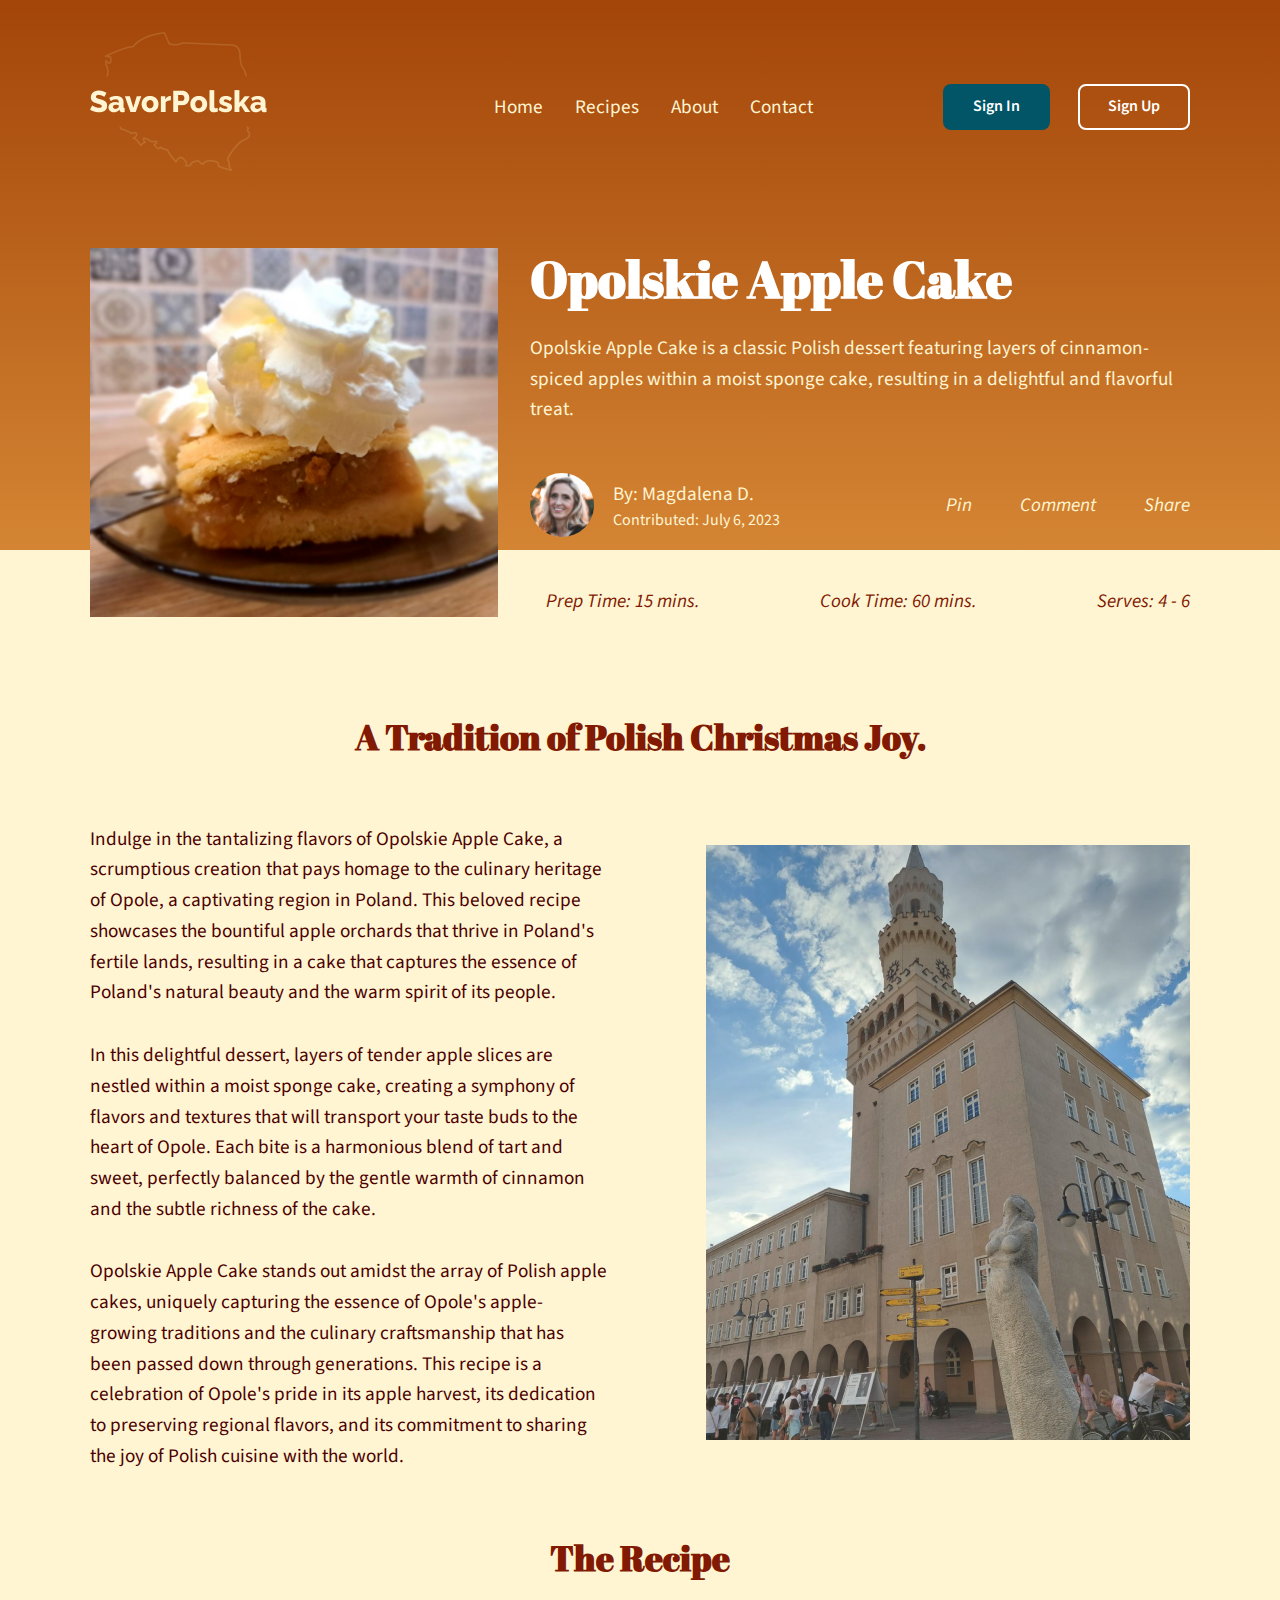
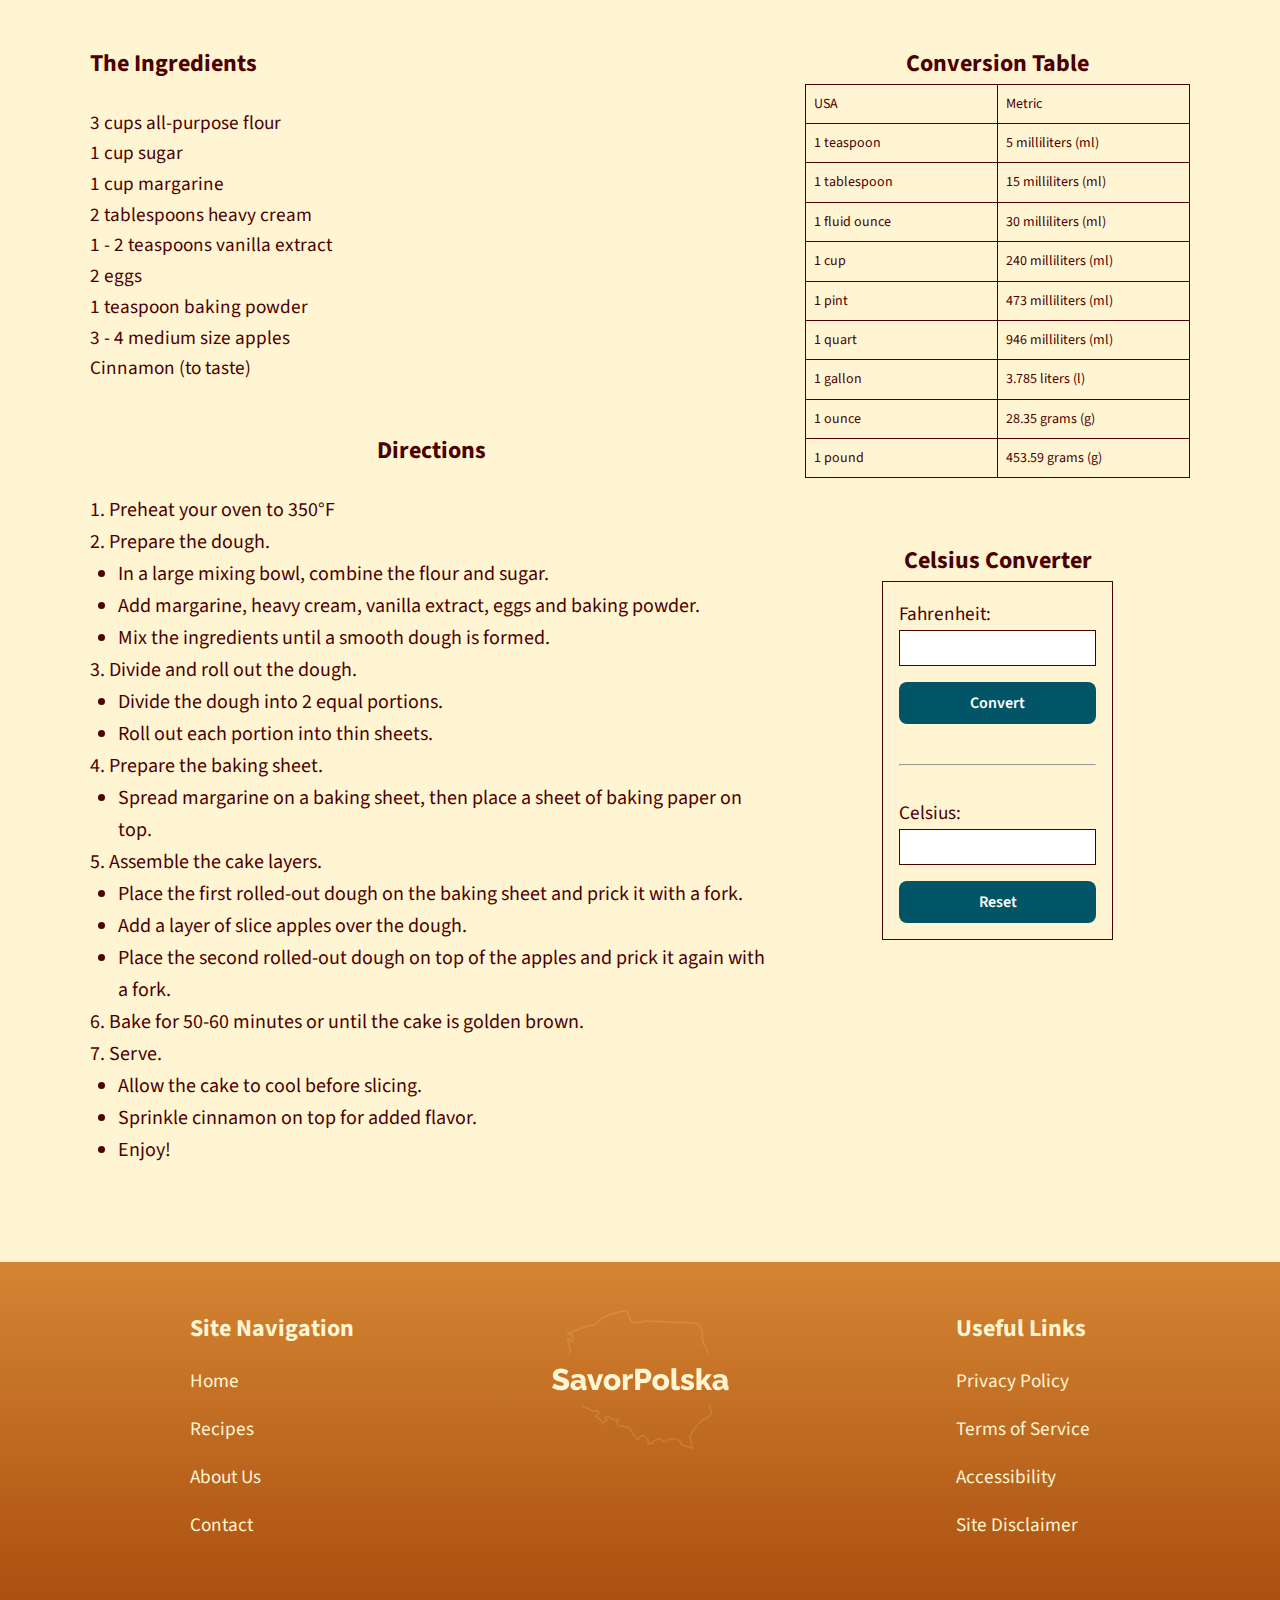
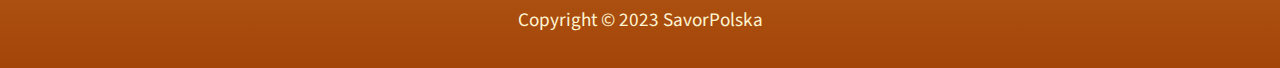
<file: recipes/opolskie-apple-cake.html>
<!DOCTYPE html>
<html lang="en">
<head>
  <meta charset="UTF-8">
  <meta name="viewport" content="width=device-width, initial-scale=1.0">
  <link rel="preconnect" href="https://fonts.googleapis.com">
  <link rel="preconnect" href="https://fonts.gstatic.com" crossorigin>
  <link href="https://fonts.googleapis.com/css2?family=Abril+Fatface&family=Source+Sans+3:wght@400;700&display=swap" rel="stylesheet">
  <link rel="stylesheet" href="https://cdnjs.cloudflare.com/ajax/libs/font-awesome/6.5.1/css/all.min.css" integrity="sha512-DTOQO9RWCH3ppGqcWaEA1BIZOC6xxalwEsw9c2QQeAIftl+Vegovlnee1c9QX4TctnWMn13TZye+giMm8e2LwA==" crossorigin="anonymous" referrerpolicy="no-referrer" />
  <link rel="icon" href="../img/favicon.ico" type="image/x-icon">
  <link rel="stylesheet" href="../css/base.css">
  <link rel="stylesheet" href="../css/utilities.css">
  <link rel="stylesheet" href="../css/headers.css">
  <link rel="stylesheet" href="../css/navigation.css">
  <link rel="stylesheet" href="../css/recipe.css">
  <link rel="stylesheet" href="../css/footer.css">
  <title>Opolskie Apple Cake</title>
</head>

<body>

  <!-- Main Nav & Hero Section -->
  <header class="recipe-header">
    <div class="container">
      <nav class="main-nav">
        <div class="logo">
          <img src="../img/logo.png" alt="" class="logo">
        </div>
        <ul class="desktop-menu">
          <li><a href="../index.html" class="text-sm link-undl">Home</a></li>
          <li class="dropdown">
            <a href="#" class="text-sm">Recipes</a>
            <div class="dropdown-content">
              <a href="vegetarian-leczo-stew.html" class="dd-link">Leczo Stew</a>
              <a href="little-ears.html" class="dd-link">Little Ears</a>
              <a href="opolskie-apple-cake.html" class="dd-link">Opolskie Apple Cake</a>
            </div>
          </li>
          <li><a href="../about.html" class="text-sm link-undl">About</a></li>
          <li><a href="../contact.html" class="text-sm link-undl">Contact</a></li>
        </ul>
        <div class="desktop-menu-accts">
          <a href="#" class="btn btn-login">Sign In</a>
          <a href="#" class="btn btn-signup">Sign Up</a>
        </div>
        <!-- Hamburger Button -->
        <button id="hamburgerButton" class="hamburger-button">
          <div class="hamburger-line"></div>
          <div class="hamburger-line"></div>
          <div class="hamburger-line"></div>
        </button>
        <div id="mobileMenu" class="mobile-menu">
          <ul>
            <li><a href="../index.html" class="text-sm">Home</a></li>
            <li class="dropdown">
              <a href="#" id="mobileRecipesLink" class="text-sm">Recipes</a>
              <div id="mobileRecipesDropdown" class="dropdown-content">
                <a href="vegetarian-leczo-stew.html" class="dd-link">Leczo Stew</a>
                <a href="little-ears.html" class="dd-link">Little Ears</a>
                <a href="opolskie-apple-cake.html" class="dd-link">Opolskie Apple Cake</a>
              </div>
            </li>
            <li><a href="../about.html" class="text-sm">About</a></li>
            <li><a href="../contact.html" class="text-sm">Contact</a></li>
          </ul>
          <div class="mobile-menu-accts">
            <a href="#" class="btn btn-mobile-login">Sign In</a>
            <a href="#" class="btn btn-mobile-signup">Sign Up</a>
          </div>
        </div>
      </nav>
    </div>
    <!-- Hero -->
    <div class="container">
      <div class="recipe-hero">
        <div class="recipe-img-wrapper">
          <img src="../img/recipe-img/recipe-ciasto.jpg" alt="A piece of Opolskie Apple Cake on a plate." class="recipe-header-img">
        </div>
        <div class="recipe-hero-text">
          <h1 class="text-xlg">Opolskie Apple Cake</h1>
          <p class="recipe-subheader text-sm">Opolskie Apple Cake is a classic Polish dessert featuring layers of cinnamon-spiced apples within a moist sponge cake, resulting in a delightful and flavorful treat.</p>
        </div>
        <div class="contributor">
          <div class="img-container">
            <img src="../img/contributor-img/contributor-magdalena-d.jpg" alt="Magdalena D. - Profile" class="contributor-img">
          </div>
          <div class="contributor-info">
            <p class="name text-sm">By: <a href="#" class="text-sm link-undl">Magdalena D.</a></p>
            <p class="date text-xsm">Contributed: July 6, 2023</p>
          </div>
        </div>
        <div class="actions">
          <a href="#"><i class="fab fa-pinterest fa-2x ico-hover"><span class="text-sm">Pin</span></i></a>
          <a href="#"><i class="far fa-comment fa-2x ico-hover" ><span class="text-sm">Comment</span></i></a>
          <a href="#"><i class="fas fa-share fa-2x ico-hover"><span class="text-sm">Share</span></i></a>
        </div>
        <div class="stats">
          <i class="fas fa-clock"><span class="text-sm">Prep Time:  15 mins.</span></i>
          <i class="fas fa-mitten"><span class="text-sm">Cook Time:  60 mins.</span></i>
          <i class="fas fa-people-group"><span class="text-sm">Serves:  4 - 6</span></i>
        </div>
      </div>
    </div>
  </header>

  <main>
    <!-- Recipe Intro -->
    <section class="recipe-intro">
      <div class="container">
        <h2 class="text-lg text-center">
          A Tradition of Polish Christmas Joy.
        </h2>
        <div class="recipe-bio">
          <div class="recipe-bio-text">
            <p class="text-sm">
              Indulge in the tantalizing flavors of Opolskie Apple Cake, a scrumptious creation that pays homage to the culinary heritage of Opole, a captivating region in Poland. This beloved recipe showcases the bountiful apple orchards that thrive in Poland's fertile lands, resulting in a cake that captures the essence of Poland's natural beauty and the warm spirit of its people.                        
            </p><br>
            <p class="text-sm">
              In this delightful dessert, layers of tender apple slices are nestled within a moist sponge cake, creating a symphony of flavors and textures that will transport your taste buds to the heart of Opole. Each bite is a harmonious blend of tart and sweet, perfectly balanced by the gentle warmth of cinnamon and the subtle richness of the cake.                           
            </p><br>
            <p class="text-sm">
              Opolskie Apple Cake stands out amidst the array of Polish apple cakes, uniquely capturing the essence of Opole's apple-growing traditions and the culinary craftsmanship that has been passed down through generations. This recipe is a celebration of Opole's pride in its apple harvest, its dedication to preserving regional flavors, and its commitment to sharing the joy of Polish cuisine with the world.                           
            </p>
          </div>
          <div class="recipe-bio-img">
            <img src="../img/recipe-desc-img/desc-opole.jpg" alt="Town Hall in Opole.">
          </div>
        </div>
      </div>
    </section>
    <!-- Recipe -->
    <section class="recipe">
      <div class="container">
        <h2 class="text-lg text-center">The Recipe</h2>
        <div class="recipe-grid">
          <!-- Ingredients -->
          <div class="ingredients-list">
            <h3 class="text-md">The Ingredients</h3>
            <ul class="text-sm">
              <li>3 cups all-purpose flour</li>
              <li>1 cup sugar</li>
              <li>1 cup margarine</li>
              <li>2 tablespoons heavy cream</li>
              <li>1 - 2 teaspoons vanilla extract</li>
              <li>2 eggs</li>
              <li>1 teaspoon baking powder</li>
              <li>3 - 4 medium size apples</li>
              <li>Cinnamon (to taste)</li>           
            </ul>
          </div>
          <!-- Conversions -->
          <aside class="conversions">
            <!-- Conversions Table -->
            <table class="conversion-table">
              <caption class="text-md text-center">Conversion Table</caption>
              <thead>
                <tr>
                  <td scope="col">USA</td>
                  <td scope="col">Metric</td>
                </tr>
              </thead>
              <tbody>
                <tr>
                  <td>1 teaspoon</td>
                  <td>5 milliliters (ml)</td>
                </tr>
                <tr>
                  <td>1 tablespoon</td>
                  <td>15 milliliters (ml)</td>
                </tr>
                <tr>
                  <td>1 fluid ounce</td>
                  <td>30 milliliters (ml)</td>
                </tr>
                <tr>
                  <td>1 cup</td>
                  <td>240 milliliters (ml)</td>
                </tr>
                <tr>
                  <td>1 pint</td>
                  <td>473 milliliters (ml)</td>
                </tr>
                <tr>
                  <td>1 quart</td>
                  <td>946 milliliters (ml)</td>
                </tr>
                <tr>
                  <td>1 gallon</td>
                  <td>3.785 liters (l)</td>
                </tr>
                <tr>
                  <td>1 ounce</td>
                  <td>28.35 grams (g)</td>
                </tr>
                <tr>
                  <td>1 pound</td>
                  <td>453.59 grams (g)</td>
                </tr>               
              </tbody>
            </table>
            <!-- Celsius Converter -->
            <h4 class="text-md text-center">Celsius Converter</h4>
            <div class="converter">
              <form>
                <label for="fahrenheitInput" class="text-sm">Fahrenheit:</label>
                <div class="input-box">
                  <input type="number" id="fahrenheitInput">
                  <button type="button" id="convertButton" class="btn btn-convert">Convert</button>
                </div>
              </form>
              <hr>
              <div class="result-wrapper">
                <p class="text-sm">Celsius:</p>
                <div class="result-box">
                  <p id="result" class="text-sm"></p>
                </div>
                <button type="button" id="resetButton" class="btn btn-reset">Reset</button>
              </div>
            </div>
          </aside>
          <!-- Directions -->
          <div class="directions">
            <h3 class="text-md text-center">Directions</h3>
            <ol>
              <li>Preheat your oven to 350&deg;F</li>
              <li>Prepare the dough.
                <ul class="directions-list">
                  <li>In a large mixing bowl, combine the flour and sugar.</li>
                  <li>Add margarine, heavy cream, vanilla extract, eggs and baking powder.</li>
                  <li>Mix the ingredients until a smooth dough is formed.</li>
                </ul>
              </li>
              <li>Divide and roll out the dough.
                <ul class="directions-list">
                  <li>Divide the dough into 2 equal portions.</li>
                  <li>Roll out each portion into thin sheets.</li>
                </ul>
              </li>
              <li>Prepare the baking sheet.
                <ul class="directions-list">
                  <li>Spread margarine on a baking sheet, then place a sheet of baking paper on top.</li>
                </ul>
              </li>
              <li>Assemble the cake layers.
                <ul>
                  <li>Place the first rolled-out dough on the baking sheet and prick it with a fork.</li>
                  <li>Add a layer of slice apples over the dough.</li>
                  <li>Place the second rolled-out dough on top of the apples and prick it again with a fork.</li>
                </ul>
              </li>
              <li>Bake for 50-60 minutes or until the cake is golden brown.</li>
              <li>Serve.
                <ul>
                  <li>Allow the cake to cool before slicing.</li>
                  <li>Sprinkle cinnamon on top for added flavor.</li>
                  <li>Enjoy!</li>                            
                </ul>
              </li>              
            </ol>
          </div>
        </div>
      </div>
    </section>
  </main>

  <!-- Footer -->
  <footer>
    <div class="container-sm">
      <div class="footer-menus">
        <div class="footer-nav">
          <h4 class="text-md">Site Navigation</h4>
          <ul>
            <li><a href="../index.html" class="text-sm link-undl">Home</a></li>
            <li><a href="#" class="text-sm link-undl">Recipes</a></li>
            <li><a href="../about.html" class="text-sm link-undl">About Us</a></li>
            <li><a href="../contact.html" class="text-sm link-undl">Contact</a></li>
          </ul>
        </div>
        <div class="logo">
          <img src="../img/logo.png" alt="">
          <div class="social">
            <a href="#" class="fab fa-instagram fa-2x ico-hover"></a>
            <a href="#" class="fab fa-facebook fa-2x ico-hover"></a>
            <a href="#" class="fab fa-pinterest fa-2x ico-hover"></a>
          </div>
        </div>
        <div class="useful-links">
          <h4 class="text-md">Useful Links</h4>
          <ul>
            <li><a href="#" class="text-sm link-undl">Privacy Policy</a></li>
            <li><a href="#" class="text-sm link-undl">Terms of Service</a></li>
            <li><a href="#" class="text-sm link-undl">Accessibility</a></li>
            <li><a href="#" class="text-sm link-undl">Site Disclaimer</a></li>
          </ul>
        </div>
      </div>
      <p class="copyright text-sm">Copyright &copy; 2023 SavorPolska</p>
    </div>
  </footer>

  <script src="../js/main.js"></script>
  <script src="../js/celsius-converter.js"></script>

</body>
</html>
</file>
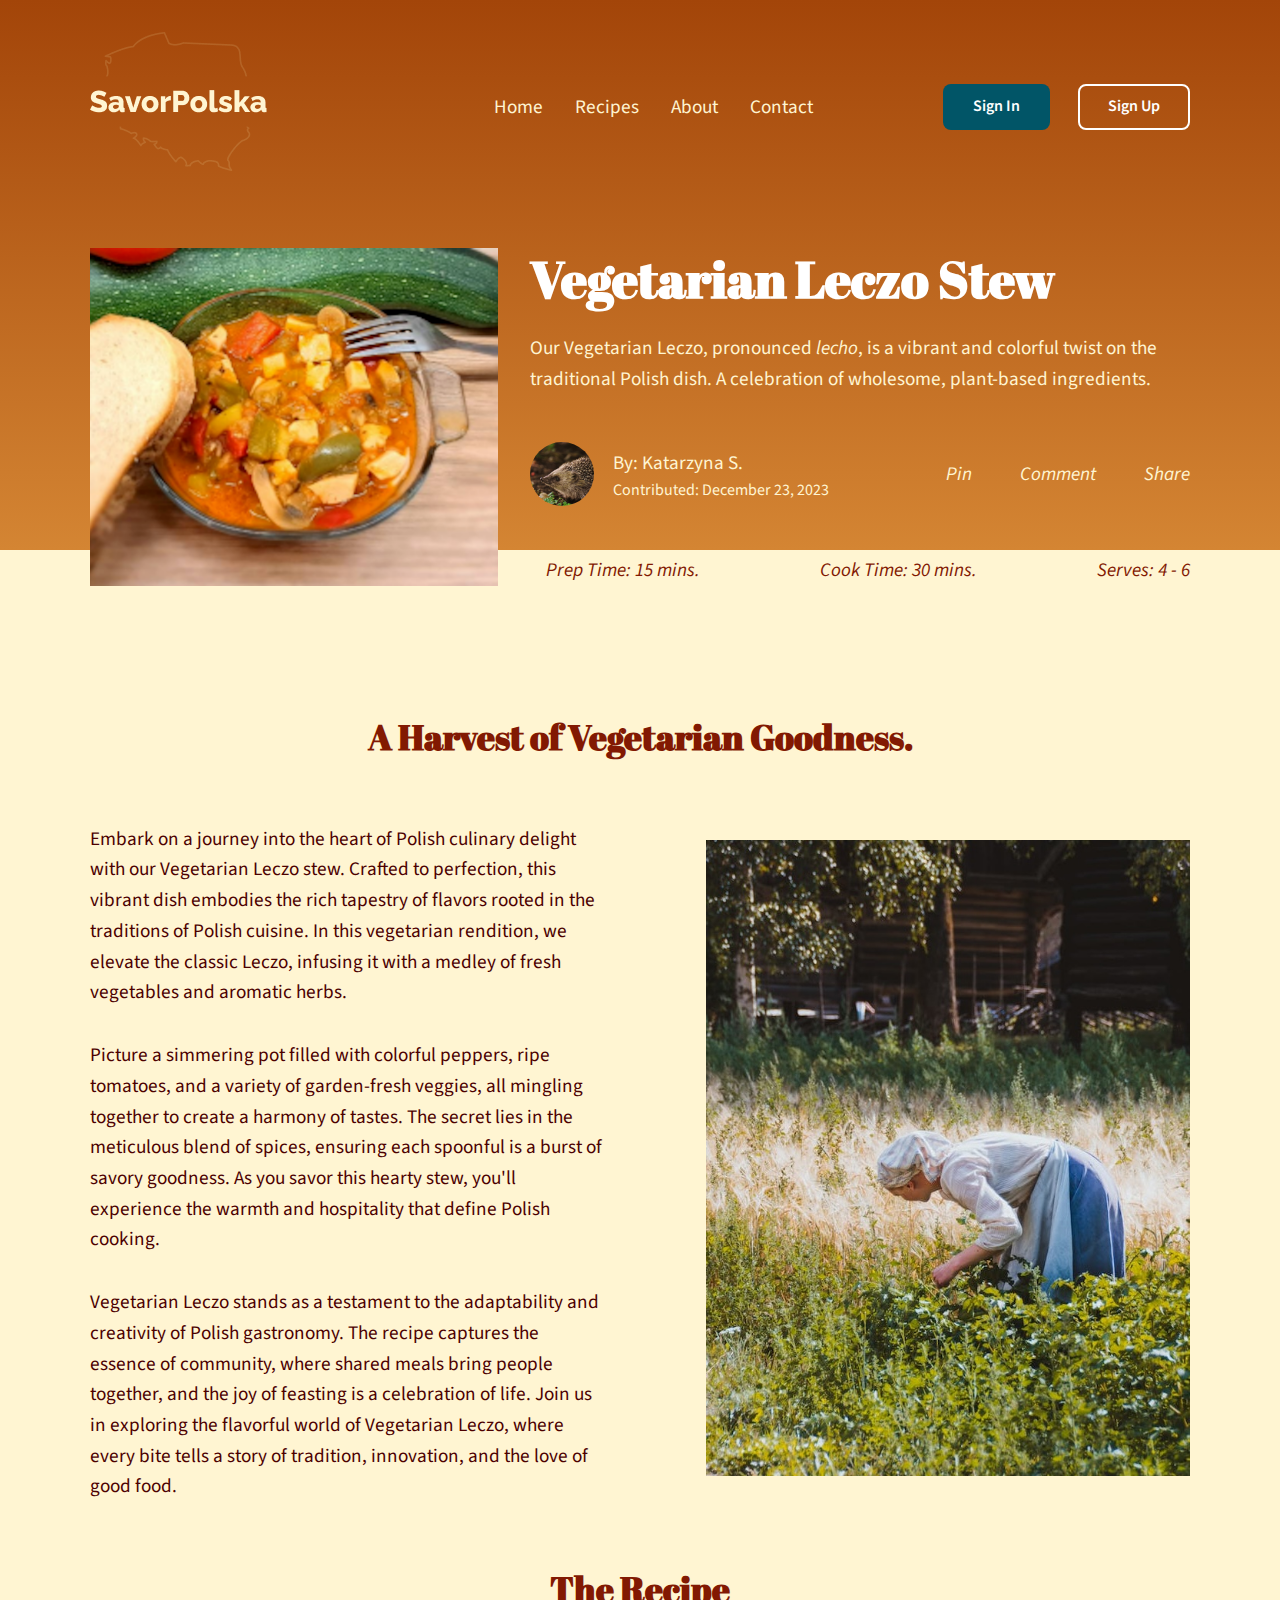
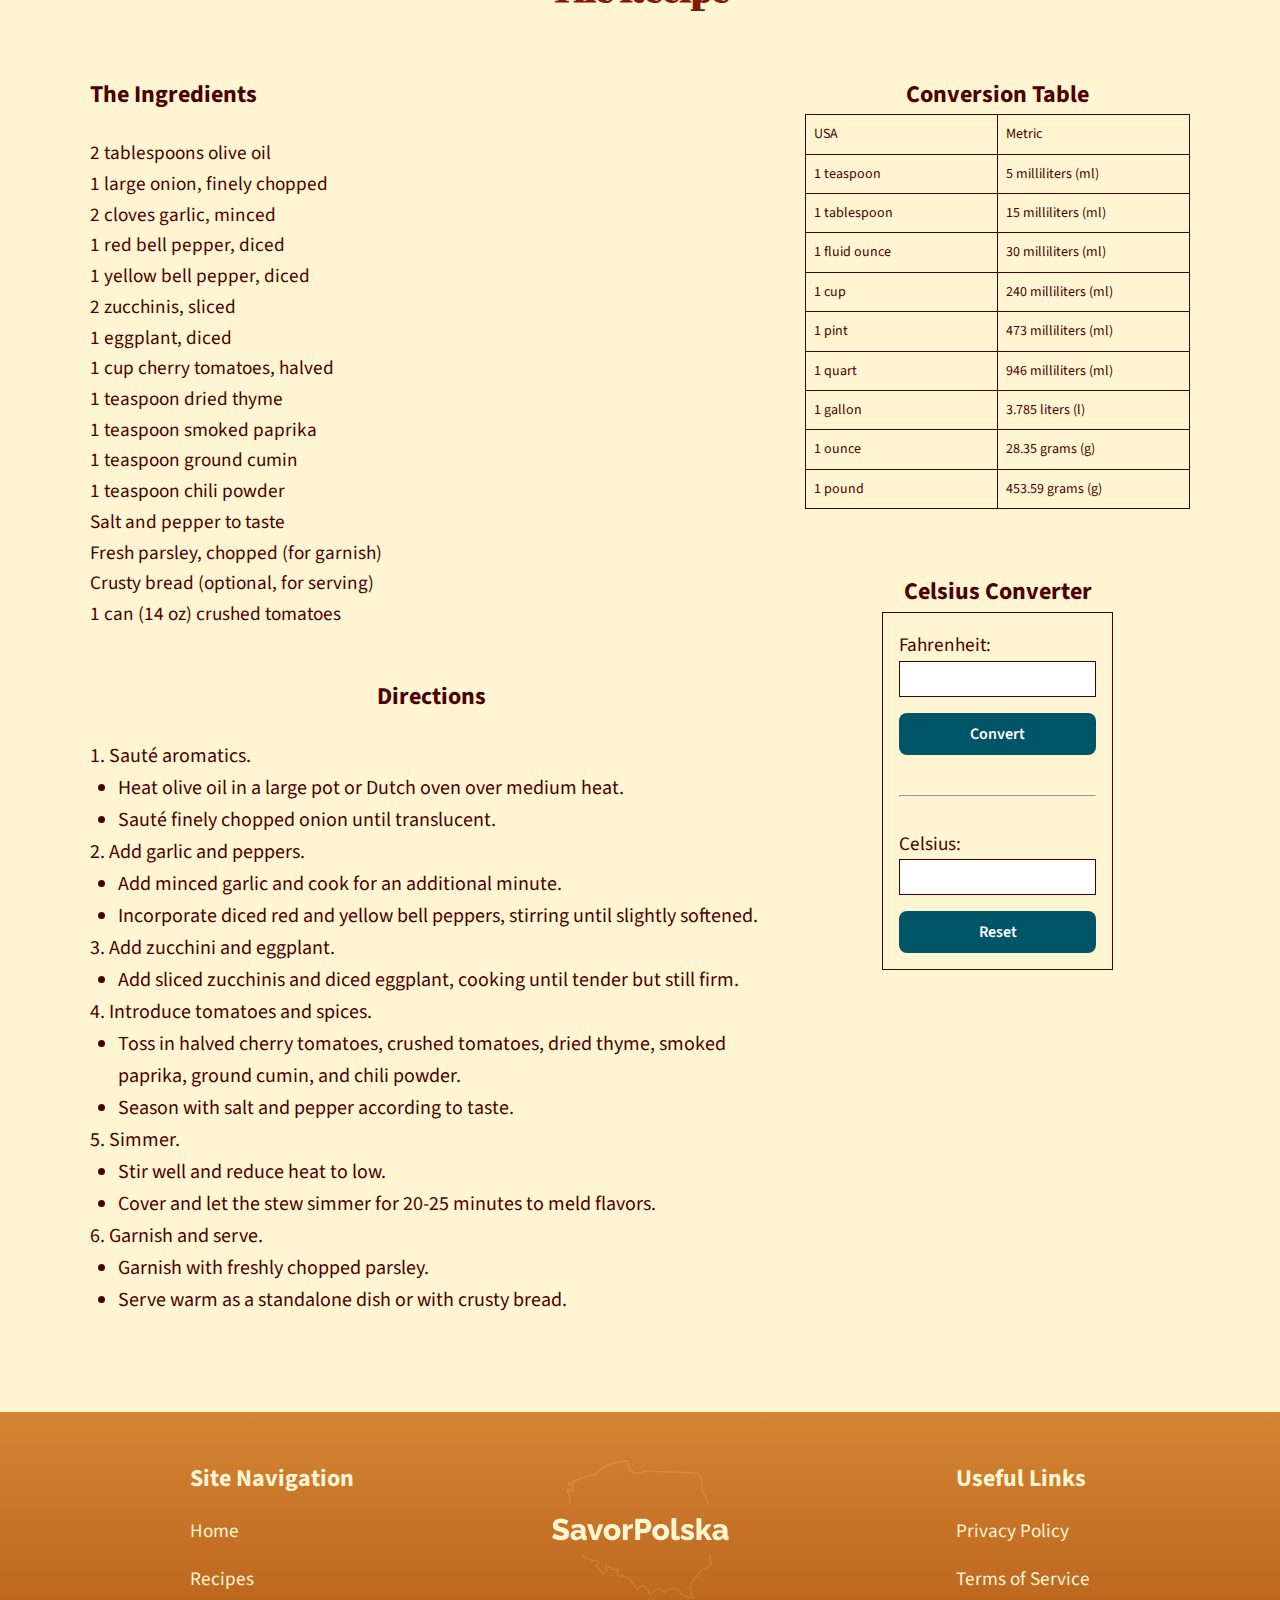
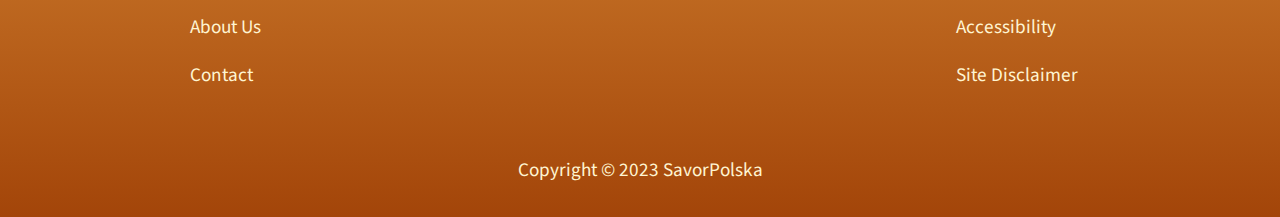
<file: recipes/vegetarian-leczo-stew.html>
<!DOCTYPE html>
<html lang="en">
<head>
  <meta charset="UTF-8">
  <meta name="viewport" content="width=device-width, initial-scale=1.0">
  <link rel="preconnect" href="https://fonts.googleapis.com">
  <link rel="preconnect" href="https://fonts.gstatic.com" crossorigin>
  <link href="https://fonts.googleapis.com/css2?family=Abril+Fatface&family=Source+Sans+3:wght@400;700&display=swap" rel="stylesheet">
  <link rel="stylesheet" href="https://cdnjs.cloudflare.com/ajax/libs/font-awesome/6.5.1/css/all.min.css" integrity="sha512-DTOQO9RWCH3ppGqcWaEA1BIZOC6xxalwEsw9c2QQeAIftl+Vegovlnee1c9QX4TctnWMn13TZye+giMm8e2LwA==" crossorigin="anonymous" referrerpolicy="no-referrer" />
  <link rel="icon" href="../img/favicon.ico" type="image/x-icon">
  <link rel="stylesheet" href="../css/base.css">
  <link rel="stylesheet" href="../css/utilities.css">
  <link rel="stylesheet" href="../css/headers.css">
  <link rel="stylesheet" href="../css/navigation.css">
  <link rel="stylesheet" href="../css/recipe.css">
  <link rel="stylesheet" href="../css/footer.css">
  <title>Vegetarian Leczo Stew</title>
</head>

<body>

  <!-- Main Nav & Hero Section -->
  <header class="recipe-header">
    <div class="container">
      <nav class="main-nav">
        <div class="logo">
          <img src="../img/logo.png" alt="" class="logo">
        </div>
        <ul class="desktop-menu">
          <li><a href="../index.html" class="text-sm link-undl">Home</a></li>
          <li class="dropdown">
            <a href="#" class="text-sm">Recipes</a>
            <div class="dropdown-content">
              <a href="vegetarian-leczo-stew.html" class="dd-link">Leczo Stew</a>
              <a href="little-ears.html" class="dd-link">Little Ears</a>
              <a href="opolskie-apple-cake.html" class="dd-link">Opolskie Apple Cake</a>
            </div>
          </li>
          <li><a href="../about.html" class="text-sm link-undl">About</a></li>
          <li><a href="../contact.html" class="text-sm link-undl">Contact</a></li>
        </ul>
        <div class="desktop-menu-accts">
          <a href="#" class="btn btn-login">Sign In</a>
          <a href="#" class="btn btn-signup">Sign Up</a>
        </div>
        <!-- Hamburger Button -->
        <button id="hamburgerButton" class="hamburger-button">
          <div class="hamburger-line"></div>
          <div class="hamburger-line"></div>
          <div class="hamburger-line"></div>
        </button>
        <div id="mobileMenu" class="mobile-menu">
          <ul>
            <li><a href="../index.html" class="text-sm">Home</a></li>
            <li class="dropdown">
              <a href="#" id="mobileRecipesLink" class="text-sm">Recipes</a>
              <div id="mobileRecipesDropdown" class="dropdown-content">
                <a href="vegetarian-leczo-stew.html" class="dd-link">Leczo Stew</a>
                <a href="little-ears.html" class="dd-link">Little Ears</a>
                <a href="opolskie-apple-cake.html" class="dd-link">Opolskie Apple Cake</a>
              </div>
            </li>
            <li><a href="../about.html" class="text-sm">About</a></li>
            <li><a href="../contact.html" class="text-sm">Contact</a></li>
          </ul>
          <div class="mobile-menu-accts">
            <a href="#" class="btn btn-mobile-login">Sign In</a>
            <a href="#" class="btn btn-mobile-signup">Sign Up</a>
          </div>
        </div>
      </nav>
    </div>
    <!-- Hero -->
    <div class="container">
      <div class="recipe-hero">
        <div class="recipe-img-wrapper">
          <img src="../img/recipe-img/recipe-leczo.jpg" alt="A hearty and colorful bowl of Polish leczo stew." class="recipe-header-img">
        </div>
        <div class="recipe-hero-text">
          <h1 class="text-xlg">Vegetarian Leczo Stew</h1>
          <p class="recipe-subheader text-sm">Our Vegetarian Leczo, pronounced <em>lecho</em>, is a vibrant and colorful twist on the traditional Polish dish. A celebration of wholesome, plant-based ingredients.</p>
        </div>
        <div class="contributor">
          <div class="img-container">
            <img src="../img/contributor-img/contributor-katarzyna-s.jpg" alt="Katarzyna S. - Profile" class="contributor-img">
          </div>
          <div class="contributor-info">
            <p class="name text-sm">By: <a href="#" class="text-sm link-undl">Katarzyna S.</a></p>
            <p class="date text-xsm">Contributed: December 23, 2023</p>
          </div>
        </div>
        <div class="actions">
          <a href="#"><i class="fab fa-pinterest fa-2x ico-hover"><span class="text-sm">Pin</span></i></a>
          <a href="#"><i class="far fa-comment fa-2x ico-hover" ><span class="text-sm">Comment</span></i></a>
          <a href="#"><i class="fas fa-share fa-2x ico-hover"><span class="text-sm">Share</span></i></a>
        </div>
        <div class="stats">
          <i class="fas fa-clock"><span class="text-sm">Prep Time:  15 mins.</span></i>
          <i class="fas fa-mitten"><span class="text-sm">Cook Time:  30 mins.</span></i>
          <i class="fas fa-people-group"><span class="text-sm">Serves:  4 - 6</span></i>
        </div>
      </div>
    </div>
  </header>

  <main>
    <!-- Recipe Intro -->
    <section class="recipe-intro">
      <div class="container">
        <h2 class="text-lg text-center">
          A Harvest of Vegetarian Goodness.
        </h2>
        <div class="recipe-bio">
          <div class="recipe-bio-text">
            <p class="text-sm">
              Embark on a journey into the heart of Polish culinary delight with our Vegetarian Leczo stew. Crafted to perfection, this vibrant dish embodies the rich tapestry of flavors rooted in the traditions of Polish cuisine. In this vegetarian rendition, we elevate the classic Leczo, infusing it with a medley of fresh vegetables and aromatic herbs.                        
            </p><br>
            <p class="text-sm">
              Picture a simmering pot filled with colorful peppers, ripe tomatoes, and a variety of garden-fresh veggies, all mingling together to create a harmony of tastes. The secret lies in the meticulous blend of spices, ensuring each spoonful is a burst of savory goodness. As you savor this hearty stew, you'll experience the warmth and hospitality that define Polish cooking.                           
            </p><br>
            <p class="text-sm">
              Vegetarian Leczo stands as a testament to the adaptability and creativity of Polish gastronomy. The recipe captures the essence of community, where shared meals bring people together, and the joy of feasting is a celebration of life. Join us in exploring the flavorful world of Vegetarian Leczo, where every bite tells a story of tradition, innovation, and the love of good food.                           
            </p>
          </div>
          <div class="recipe-bio-img">
            <img src="../img/recipe-desc-img/desc-woman-harvesting.jpg" alt="A woman harvesting vegetables in a small garden.">
          </div>
        </div>
      </div>
    </section>
    <!-- Recipe -->
    <section class="recipe">
      <div class="container">
        <h2 class="text-lg text-center">The Recipe</h2>
        <div class="recipe-grid">
          <!-- Ingredients -->
          <div class="ingredients-list">
            <h3 class="text-md">The Ingredients</h3>
            <ul class="text-sm">
              <li>2 tablespoons olive oil</li>
              <li>1 large onion, finely chopped</li>
              <li>2 cloves garlic, minced</li>
              <li>1 red bell pepper, diced</li>
              <li>1 yellow bell pepper, diced</li>
              <li>2 zucchinis, sliced</li>
              <li>1 eggplant, diced</li>
              <li>1 cup cherry tomatoes, halved</li>
              <li>1 teaspoon dried thyme</li>
              <li>1 teaspoon smoked paprika</li>
              <li>1 teaspoon ground cumin</li>
              <li>1 teaspoon chili powder</li>
              <li>Salt and pepper to taste</li>
              <li>Fresh parsley, chopped (for garnish)</li>
              <li>Crusty bread (optional, for serving)</li>
              <li>1 can (14 oz) crushed tomatoes</li>           
            </ul>
          </div>
          <!-- Conversions -->
          <aside class="conversions">
            <!-- Conversions Table -->
            <table class="conversion-table">
              <caption class="text-md text-center">Conversion Table</caption>
              <thead>
                <tr>
                  <td scope="col">USA</td>
                  <td scope="col">Metric</td>
                </tr>
              </thead>
              <tbody>
                <tr>
                  <td>1 teaspoon</td>
                  <td>5 milliliters (ml)</td>
                </tr>
                <tr>
                  <td>1 tablespoon</td>
                  <td>15 milliliters (ml)</td>
                </tr>
                <tr>
                  <td>1 fluid ounce</td>
                  <td>30 milliliters (ml)</td>
                </tr>
                <tr>
                  <td>1 cup</td>
                  <td>240 milliliters (ml)</td>
                </tr>
                <tr>
                  <td>1 pint</td>
                  <td>473 milliliters (ml)</td>
                </tr>
                <tr>
                  <td>1 quart</td>
                  <td>946 milliliters (ml)</td>
                </tr>
                <tr>
                  <td>1 gallon</td>
                  <td>3.785 liters (l)</td>
                </tr>
                <tr>
                  <td>1 ounce</td>
                  <td>28.35 grams (g)</td>
                </tr>
                <tr>
                  <td>1 pound</td>
                  <td>453.59 grams (g)</td>
                </tr>               
              </tbody>
            </table>
            <!-- Celsius Converter -->
            <h4 class="text-md text-center">Celsius Converter</h4>
            <div class="converter">
              <form>
                <label for="fahrenheitInput" class="text-sm">Fahrenheit:</label>
                <div class="input-box">
                  <input type="number" id="fahrenheitInput">
                  <button type="button" id="convertButton" class="btn btn-convert">Convert</button>
                </div>
              </form>
              <hr>
              <div class="result-wrapper">
                <p class="text-sm">Celsius:</p>
                <div class="result-box">
                  <p id="result" class="text-sm"></p>
                </div>
                <button type="button" id="resetButton" class="btn btn-reset">Reset</button>
              </div>
            </div>
          </aside>
          <!-- Directions -->
          <div class="directions">
            <h3 class="text-md text-center">Directions</h3>
            <ol>
              <li>Sauté aromatics.
                <ul class="directions-list">
                  <li>Heat olive oil in a large pot or Dutch oven over medium heat.</li>
                  <li>Sauté finely chopped onion until translucent.</li>
                </ul>
              </li>
              <li>Add garlic and peppers.
                <ul class="directions-list">
                  <li>Add minced garlic and cook for an additional minute.</li>
                  <li>Incorporate diced red and yellow bell peppers, stirring until slightly softened.</li>
                </ul>
              </li>
              <li>Add zucchini and eggplant.
                <ul class="directions-list">
                  <li>Add sliced zucchinis and diced eggplant, cooking until tender but still firm.</li>
                </ul>
              </li>
              <li>Introduce tomatoes and spices.
                <ul>
                  <li>Toss in halved cherry tomatoes, crushed tomatoes, dried thyme, smoked paprika, ground cumin, and chili powder.</li>
                  <li>Season with salt and pepper according to taste.</li>
                </ul>
              </li>
              <li>Simmer.
                <ul class="directions-list">
                  <li>Stir well and reduce heat to low.</li>
                  <li>Cover and let the stew simmer for 20-25 minutes to meld flavors.</li>
                </ul>
              </li>
              <li>Garnish and serve.
                <ul class="directions-list">
                  <li>Garnish with freshly chopped parsley.</li>
                  <li>Serve warm as a standalone dish or with crusty bread.</li>
                </ul>
              </li>              
            </ol>
          </div>
        </div>
      </div>
    </section>
  </main>

  <!-- Footer -->
  <footer>
    <div class="container-sm">
      <div class="footer-menus">
        <div class="footer-nav">
          <h4 class="text-md">Site Navigation</h4>
          <ul>
            <li><a href="../index.html" class="text-sm link-undl">Home</a></li>
            <li><a href="#" class="text-sm link-undl">Recipes</a></li>
            <li><a href="../about.html" class="text-sm link-undl">About Us</a></li>
            <li><a href="../contact.html" class="text-sm link-undl">Contact</a></li>
          </ul>
        </div>
        <div class="logo">
          <img src="../img/logo.png" alt="">
          <div class="social">
            <a href="#" class="fab fa-instagram fa-2x ico-hover"></a>
            <a href="#" class="fab fa-facebook fa-2x ico-hover"></a>
            <a href="#" class="fab fa-pinterest fa-2x ico-hover"></a>
          </div>
        </div>
        <div class="useful-links">
          <h4 class="text-md">Useful Links</h4>
          <ul>
            <li><a href="#" class="text-sm link-undl">Privacy Policy</a></li>
            <li><a href="#" class="text-sm link-undl">Terms of Service</a></li>
            <li><a href="#" class="text-sm link-undl">Accessibility</a></li>
            <li><a href="#" class="text-sm link-undl">Site Disclaimer</a></li>
          </ul>
        </div>
      </div>
      <p class="copyright text-sm">Copyright &copy; 2023 SavorPolska</p>
    </div>
  </footer>

  <script src="../js/main.js"></script>
  <script src="../js/celsius-converter.js"></script>

</body>
</html>
</file>
<file: css/base.css>
* {
  box-sizing: border-box;
  padding: 0;
  margin: 0;
}

:root {
  /* COLORS */
  --white: #fff;
  --light-yellow: #fff5d2;
  --primary-red: #821902;
  --primary-green: #015567;
  --dark-red-gray: #4c0000;

  /* FONTS */
  --ff-abril: 'Abril Fatface', serif;
  --ff-sans: 'Source Sans 3', sans-serif;
}

body {
  font-family: 'Source Sans 3', Arial, Helvetica, sans-serif;
  line-height: 1.6;
  font-size: 1.25rem;
  background: var(--light-yellow);
  color: var(--dark-red-gray);
}

main {
  padding-top: 100px;
}

a { 
  text-decoration: none;
}

ul {
  list-style: none;
}
</file>
<file: css/utilities.css>
/* Utility Classes */
.container {
  max-width: 1100px;
  margin: 0 auto;
}

.container-sm {
  max-width: 900px;
  margin: 0 auto;
}

/* Text Classes */
.text-xlg {
  color: #fff;
  font-family: var(--ff-abril);
  font-size: 3.2rem;
  line-height: 1.2;
  margin-bottom: 1.5rem;
  padding: 0;
}

.text-lg {
  font-family: var(--ff-abril);
  color: var(--primary-red);
  text-align: center;
  font-size: 2.2rem;
  line-height: 1.3;
  margin-bottom: 4rem;
  padding: 0;
}

.text-lg-cta {
  font-family: var(--ff-abril);
  color: var(--light-yellow);
  font-size: 2.2rem;
  line-height: 1.3;
}

.text-md {
  font-size: 1.5rem;
  font-family: var(--ff-sans);
  line-height: 1.6;
}

.text-sm {
  font-size: 1.2rem;
  font-family: var(--ff-sans);
  line-height: 1.6;
}

.text-xsm {
  font-size: 1rem;
  font-family: var(--ff-sans);
  line-height: 1.4;
}

.text-icon {
  font-size: 0.875rem;
  font-family: var(--ff-sans);
}

.text-center {
  text-align: center;
}

/* Button Class */
.btn {
  display: inline-block;
  padding: .5rem 1.75rem;
  background: var(--primary-green);
  color: var(--white);
  font-family: var(--ff-sans);
  font-size: 1rem;
  font-weight: 600;
  text-decoration: none;
  border: 2px solid transparent;
  border-radius: .5rem;
  cursor: pointer;
  text-align: center;
  transition: 0.5s;
}

.btn-signup {
  background: none;
  border: 2px solid #fff;
  margin-left: 1.5rem;
}

.mobile-menu .mobile-menu-accts .btn-mobile-login {
  background: var(--primary-green);
  border: 2px solid var(--primary-green);
  color: #fff;
  width: 100%;
}

.mobile-menu .mobile-menu-accts .btn-mobile-signup {
  background: none;
  border: 2px solid var(--primary-green);
  color: var(--primary-green);
  width: 100%;
}

.btn-hero {
  margin-bottom: 2.5rem;
}

.btn-recipe-card {
  margin-top: auto;
}

.btn-convert,
.btn-reset {
  width: 100%;
}

.btn:hover {
  opacity: 0.8;
}

/* Links */
.link-undl {
  color: var(--light-yellow);
  border-bottom: 1.5px solid transparent;
  transition: 0.3s ease;
}

.link-undl:hover {
  border-bottom: 1.5px solid var(--light-yellow);
}

/* Icons */
.ico-hover {
  color: var(--light-yellow);
  transition: 0.3s;
}

.ico-hover:hover {
  opacity: 80%;
}

@media(max-width: 53.125rem) {
  .container {
    margin: 0 1rem;
  }

  
}
</file>
<file: css/headers.css>
/* Header Main */
header {
  width: 100%;
  height: 43.75rem;
  background-image: linear-gradient(#a34509, #d48533);
}

.hero {
  text-align: center;
  font-family: var(--ff-abril);
  color: var(--white);
  position: relative;
}

/* Homepage Hero */
.hero .hero-container {
  display: grid;
  grid-template-areas:
    "circles-l header circles-r"
    "circles-l subheader circles-r"
    "circles-l button circles-r"
    "image image image";
  gap: 1rem;
  justify-content: center;
  align-items: center;
}

.hero .circles-left {
  grid-area: circles-l;
}

.hero .circles-right {
  grid-area: circles-r;
}

.hero h1 {
  grid-area: header;
}

.hero .hero-para {
  grid-area: subheader;
  font-family: var(--ff-abril);
  margin-bottom: 1.5rem;
  padding: 0 4rem;
}

.hero .btn {
  grid-area: button;
  align-self: center;
  justify-self: center;
}

.hero img {
  grid-area: image;
  object-fit: contain;
  margin: 0 auto;
}

/* Recipe Pages Header */
.recipe-header {
  height: 550px;
  position: relative;
}

.recipe-hero {
  max-width: 1100px;
  margin: 0 auto;
  display: grid;
  grid-template-columns: 40% 30% 30%;
  grid-template-rows: repeat(3, auto);
  position: absolute;
  top: 45%;
}

.recipe-hero .recipe-img-wrapper {
  max-width: 100%;
  grid-row: 1 / 4;
  margin-right: 2rem;
}

.recipe-hero .recipe-header-img {
  max-width: 100%;
  height: 100%;
  object-fit: cover;
}

.recipe-hero .recipe-hero-text {
  grid-column: 2 / 4;
  grid-row: 1;
}

.recipe-hero .recipe-subheader {
  color: var(--light-yellow);
  margin-bottom: 3rem;
}

.recipe-hero .contributor {
  grid-column: 2 / 3;
  grid-row: 2;
  color: var(--light-yellow);
  display: grid;
  grid-template-columns: 1fr 3fr;
  align-items: center;
  justify-content: center;
}

.recipe-hero .contributor-img {
  border-radius: 50%;
  height: 4rem;
  width: 4rem;
  grid-column: 1 / 2;
  display: flex;
  align-items: center;
  justify-content: center;
}

.recipe-hero .contributor p.name {
  grid-column: 2 / 3;
  align-self: center;
}

.recipe-hero .contributor p.date {
  grid-column: 2 / 3;
  align-self: center;
}

.recipe-hero .actions {
  color: var(--light-yellow);
  display: flex;
  justify-content: flex-end;
  align-items: center;
  gap: 3rem;
  grid-column: 3 / 4;
  grid-row: 2;
}

.recipe-hero .actions i {
  display: flex;
  flex-direction: column;
  justify-content: space-between;
  align-items: center;
  transition: 0.3s;
}

.recipe-hero .actions i:hover {
  color: var(--primary-green);
}

.recipe-hero .actions i span {
  font-weight: 400;
}

.recipe-hero .stats {
  grid-column: 2 / 4;
  grid-row: 3;
  color: var(--primary-red);
  display: flex;
  justify-content: space-between;
  align-items: center; 
  margin-top: 3rem;
}

.recipe-hero .stats span {
  margin-left: 1rem;
}

/* About Page Header */
.about-header {
  height: 650px;
  position: relative;
}

.about-hero {
  max-width: 1100px;
  margin: 3rem auto;
  display: grid;
  grid-template-columns: repeat(2, 1fr);
  grid-template-rows: 1fr;
  position: relative;
  top: 55%;
}

.about-hero .img-wrapper {
  height: 340px;
  max-width: 80%;
  grid-column: 2 / 3;
  margin-left: auto;
}

.about-hero .about-header-img {
  max-width: 100%;
  height: 100%;
  object-fit: cover;
}

.about-hero .about-hero-text {
  grid-column: 1 / 2;
}

.about-hero .about-subheader {
  color: var(--light-yellow);
  margin-bottom: 3rem;
}

/* Contact Page Header */
.contact-hero {
  text-align: center;
  font-family: var(--ff-abril);
  color: var(--white);
  position: relative;
}

.contact-hero-container {
  display: grid;
  grid-template-areas:
    "circles-l header circles-r"
    "circles-l subheader circles-r";
  gap: 1rem;
  justify-content: center;
  align-items: center;
}

.contact-hero .circles-left {
  grid-area: circles-l;    
}

.contact-hero .circles-right {
  grid-area: circles-r;
}

.contact-hero h1 {
  grid-area: header;
}

.contact-hero .contact-hero-para {
  grid-area: subheader;
}

/* Mobile */
@media(max-width: 53.125rem) {
  /* Mobile Homepage Hero */
  .hero h1 {
    font-size: 3rem;
  }

  .hero .circles-left,
  .hero .circles-right {
    display: none;
  }
    
  .hero .hero-para {
    margin-bottom: 1rem;
    padding: 0;
  }
    
  .hero .btn {
    width: 100%;  
  }
    
  .hero img {
    max-width: 100%;
    object-fit: contain;
    margin: 0 auto;
  }

  /*  Mobile Recipe Header */
  .recipe-header {
    height: auto;
    position: relative;
    padding-bottom: 3rem;
  }

  .recipe-header .recipe-hero {
    max-width: 100%;
    margin: 0;
    display: grid;
    grid-template-columns: 1fr;
    grid-template-rows: repeat(5, auto);
    position: relative;
    top: 15%;
  }

  .recipe-hero .recipe-img-wrapper {
    max-width: 100%;
    height: 100%;
    grid-column: 1;
    grid-row: 3;
    margin: 0 auto;
  }

  .recipe-header-img {
    max-width: 100%;
    height: 100%;
    object-fit: cover;
    margin: 0 auto;
  }

  .recipe-hero .recipe-hero-text {
    grid-column: 1;
    grid-row: 1;
    max-width: 100%;
    text-align: center;
  }

  .recipe-hero h1 {
    font-size: 2.5rem;
    text-align: center;
    max-width: 100%;
  }

  .recipe-hero .recipe-subheader {
    margin-bottom: 1rem;
  }

  .recipe-hero .contributor {
    grid-column: 1;
    grid-row: 2;
    gap: 0;
    margin: 1.5rem auto 1rem;
  }

  .recipe-hero .contributor img {
    border-radius: 50%;
    height: 3rem;
    width: 3rem;
    grid-column: 1 / 2;
    display: flex;
    align-items: center;
    justify-content: center;
    margin-right: 0.875rem;
  }

  .recipe-hero .actions {
    display: flex;
    justify-content: space-between;
    align-items: center;
    grid-column: 1;
    grid-row: 4;
    margin-top: 1rem;
    padding: 1rem;
    border-bottom: 1px solid var(--light-yellow);
  }

  .recipe-hero .actions span {
    font-size: 0.875rem;
  }

  .recipe-hero .actions i {
    font-size: 2rem;
  }

  .recipe-hero .stats {
    color: var(--light-yellow);
    max-width: 100%;
    grid-column: 1;
    grid-row: 5; 
    margin-top: 2rem;
    display: grid;
    grid-template-columns: 1fr;
    gap: 1.5rem;
    padding-bottom: 2rem;
    border-bottom: 1px solid var(--light-yellow);
  }

  .recipe-hero .stats span {
    margin: 0;
  }

  .recipe-hero .stats i {
    display: flex;
    flex-direction: column;
    align-items: center;
    max-width: 100%;
  }

  /* Mobile About Header */
  .about-header {
    height: auto;
    position: relative;
    padding-bottom: 3rem;
  }

  .about-hero {
    max-width: 100%;
    margin: 0;
    display: grid;
    grid-template-columns: 1fr;
    grid-template-rows: repeat(2, auto);
    position: relative;
    top: 15%;
  }

  .about-hero h1 {
    font-size: 2.5rem;
    text-align: center;
  }

  .about-hero p {
    text-align: center;
  }

  .about-hero .img-wrapper {
    max-width: 100%;
    grid-column: 1;
    grid-row: 2;
    margin: 0 auto;
  }

  .about-hero .about-header-img {
    max-width: 100%;
    height: 100%;
    object-fit: cover;
  }

  /* Mobile Contact Header */
  .contact-header {
    height: auto;
  }

  .contact-hero-container {
    display: grid;
    grid-template-areas:
      "header"
      "subheader";
    gap: 1rem;
    justify-content: center;
    align-items: center;
  }

  .contact-hero .circles-left,
  .contact-hero .circles-right {
    display: none;   
  }

  .contact-hero h1 {
    font-size: 2.5rem;
  }

  .contact-hero-para {
    font-size: 1.2rem;
    margin-bottom: 4rem;
  }
}
</file>
<file: css/navigation.css>
/* Desktop Navigation */
nav {
  padding: 2rem 0;
  display: flex;
  justify-content: space-between;
  align-items: center;
}

.main-nav .desktop-menu {
  list-style: none;
  display: flex;
  gap: 2rem;
  margin-left: 6rem;
}

.main-nav .desktop-menu a {
  color: var(--light-yellow);
}

/* Desktop Dropdown Menu */
.dropdown-content {
  display: none;
  position: absolute;
  background-color: var(--light-yellow);
  min-width: 200px;
  padding: 1rem 0.5rem;
  box-shadow: 0 5px 16px rgba(0, 0, 0, 0.2);
  z-index: 1;
}

.dropdown:hover .dropdown-content {
  display: block;
}

.main-nav .desktop-menu .dropdown-content .dd-link {
  display: block;
  color: var(--dark-red-gray);
  padding: 0.5rem 0.875rem;
  border-bottom: 1.5px 50% var(--dark-red-gray);
  transition: 0.3s ease-in-out;
}

.main-nav .desktop-menu .dropdown-content .dd-link:hover {
  background: var(--primary-green);
  color: var(--light-yellow);
}

/* Hamburger Button */
.hamburger-button {
  display: none;
  background: none;
  border: none;
  cursor: pointer;
  padding: 0.875rem;
  z-index: 1000;
  margin-left: auto;
}

.hamburger-button .hamburger-line {
  width: 2rem;
  height: 3px;
  background: var(--light-yellow);
  margin: 6px 0;
}

/* Close Button */
.close-button {
  display: none;
  background: none;
  border: none;
  cursor: pointer;
  padding: 0.875rem;
  z-index: 1000;
  margin-left: auto;
}

/* Mobile Dropdown Menu */
#mobileRecipesDropdown {
  display: none;
}

#mobileRecipesDropdown.show {
  display: block;
}

.mobile-menu {
  position: fixed;
  top: 0;
  right: -300px;
  width: 250px;
  height: 100%;
  z-index: 100;
  background: var(--light-yellow);
  box-shadow: 0px 0px 10px rgba(0,0,0,0.2);
  transition: right 0.3s ease-in-out;
  padding: 1rem;
}

.mobile-menu.active {
  right: 0px;
}

.mobile-menu ul {
  margin: 10rem 0 3rem;
}

.mobile-menu ul li{
  margin: 1rem 0;
}

.mobile-menu a {
  color: var(--dark-red-gray);
}

.mobile-menu .mobile-menu-accts {
  display: flex;
  flex-direction: column;
  align-items: center;
  gap: 1rem;
}

.mobile-menu .mobile-menu-accts .btn{
  margin: 0 auto;
}

.mobile-menu .dropdown-content .dd-link {
  display: block;
  padding: 0.5rem 0.875rem;
}

.mobile-menu .dropdown-content .dd-link:hover {
  display: block;
  padding: 0.5rem 0.875rem;
  background: var(--primary-green);
  color: var(--light-yellow);
}

@media(max-width: 53.125rem) {
  /* Mobile Navigation */
  .hamburger-button {
    display: block;
  }

  .hamburger-button.close .hamburger-line:nth-child(1) {
    transform: rotate(-45deg) translate(-5px, 7px);
    background-color: var(--primary-green);
  }

  .hamburger-button.close .hamburger-line:nth-child(2) {
    opacity: 0;
  }

  .hamburger-button.close .hamburger-line:nth-child(3) {
    transform: rotate(45deg) translate(-5px, -7px);
    background-color: var(--primary-green);
  }

  .main-nav .logo {
    max-width: 100px;
    align-self: left;
  }

  .main-nav .desktop-menu {
    display: none;  
  }

  .main-nav .desktop-menu-accts {
    display: none;
  }
}
</file>
<file: css/homepage.css>
/* Featured Recipes */
.featured-recipes {
  position: relative;
  z-index: 2;
  padding: 18.75rem 0 12.5rem 0;
}

.featured h2 {
  text-align: center;
  color: var(--primary-red);
  font-family: var(--ff-abril);
  margin: 6rem 0 3rem 0;
}

.featured-recipes .container {
  display: grid;
  grid-template-columns: repeat(3, 1fr);
  gap: 3rem;
}

.recipe-card {
  text-align: center;
  border: 3px solid #fff;
  border-radius: 1rem;
  display: grid;
  grid-template-columns: 1fr;
  grid-template-rows: auto;
}

.card-img-container {
  width: 100%;
  height: 260px;
  overflow: hidden;
}

.recipe-card img {
  width: 100%;
  height: 100%;
  object-fit: cover;
  border-top-left-radius: 1rem;
  border-top-right-radius: 1rem;
}

.recipe-card-content {
  padding: 1rem 1rem 2rem;
  display: flex;
  flex-direction: column;
  flex-wrap: wrap;
  justify-content: space-between;
  align-items: center;
}

.recipe-card-content h3,
.recipe-card-content p {
  margin-bottom: 1rem;
}

/* Testimonials */
.testimonials h2 {
  margin-bottom: 6rem;
}

.testimonials-bg {
  background-image: linear-gradient(#a34509, #d48533, #a34509);
}

.testimonials-container {
  max-width: 1100px;
  display: grid;
  grid-template-columns: repeat(3, 1fr);
  gap: 3rem;
  justify-content: center;
  margin: 0 auto;
  padding-bottom: 2rem;
  color: var(--light-yellow);
  position: relative;
}

.testimonials .testimonials-card {
  display: flex;
  flex-direction: column;
  justify-content: space-between;
  align-items: center;
  gap: 1.5rem;
  height: 100%;
}

.testimonials .testimonials-img {
  display: block;
  margin: 0 auto;
  margin-top: -1.5rem;
}

/* CTA */
.cta {
  padding: 12rem 0;
  position: relative;
}

.cta .container {
  background-image: linear-gradient(#a34509, #d48533, #a34509);
  color: var(--light-yellow);
  display: grid;
  grid-template-columns: repeat(2, 1fr);
  border-radius: 1rem;
  position: relative;
  padding: 3rem 0;
}

.cta .cta-img {
  display: block;
  margin: 0 auto;
  position: absolute;
  bottom: 0;
  height: calc(100% + 1.5rem);
  margin-left: 4rem;
  margin-top: -1.5rem;
  z-index: 2;
}

.cta .form-wrapper {
  margin-right: 4rem;
}

.cta h2 {
  line-height: 1.2;
  margin-bottom: 1rem;
  color: var(--white);
}

.cta p {
  margin-bottom: 2rem;
}

.cta label {
  font-size: 1rem;
}

.cta .input-box {
  position: relative;
}

.cta input[type="email"] {
  background: var(--light-yellow);
  font-family: inherit;
  font-size: 1.2rem;
  padding: 0.8rem 2rem;
  border: 2px solid #fff;
  border-radius: .5rem;
  width: 100%;
  outline: none;
}

.cta input[type="email"]:focus {
  background: #fff;
  border: 2px solid var(--primary-green);
}

.cta input::placeholder {
  font-size: 1rem;
  opacity: 0.4;
}

.cta input:focus::placeholder {
  color: var(--primary-green);
  opacity: 0.8;
}

.cta .input-box .btn {
  position: absolute;
  top: 0;
  right: 0;
  bottom: 0;
  height: 80%;
  transform: translateX(-10%);
  top: 10%;
  padding: .67rem 1.25rem;
  letter-spacing: 1px;
}

.cta #messageContainer {
  color: var(--light-yellow);
  text-align: center;
  height: 2rem;
  margin-top: 0.5rem;
}

/* Mobile */
@media(max-width: 53.125rem) {
  /* Mobile Featured Recipes */
  .featured-recipes h2,
  .testimonials h2,
  .cta h2 {
    font-size: 2rem;
  }
  
  .featured-recipes {
    padding: 4rem 0 8rem;
    margin-top: 12rem;
  }

  .featured-recipes .container {
    display: grid;
    grid-template-columns: 1fr;
    grid-template-rows: repeat(3, 1fr);
    gap: 1.5rem;
  }

  .featured-recipes .recipe-card .btn-recipe-card {
    width: 100%;
  }

  /* Mobile Testimonials */
  .testimonials {
    margin-bottom: 10rem;
  }

  .testimonials-container {
    grid-template-columns: 1fr;
    gap: 5rem;
    padding: 0 1rem 1.5rem;
  }

  .testimonials h2 {
    margin-bottom: 3.5rem;
    padding: 0 1rem;
  }

  .testimonials .testimonials-card {
    gap: 1rem;
  }

  .testimonials .testimonials-card p {
    font-size: 1.25rem;
  }

  .testimonials-card p.testimonial-name {
    margin-left: auto;
    font-weight: 700;
  }

  /* Mobile CTA Section */
  .cta {
    padding: 4rem 0;
    margin: 6rem 0 6rem;
    position: relative;
  }

  .cta .container {
    display: grid;
    grid-template-columns: 1fr;
    position: relative;
    padding: 3rem 0 1.25rem; 
  }

  .cta .cta-img {
    margin: 0 auto;
    position: absolute;
    bottom: 50%;
    top: -10%;
    left: 10%;
    max-width: 100%;
    height: auto;
    align-self: center;
  }

  .cta .form-wrapper {
    margin: 9rem auto 1rem;
  }

  .cta h2 {
    padding: 2rem 1rem;
    margin: 0;
  }

  .cta p {
    margin-bottom: 2rem;
    padding: 0 1rem;
  }

  .cta label {
    display: none;
  }

  .cta .input-box {
    position: static;
    display: flex;
    flex-direction: column;
    padding: 0 1rem;
    margin-top: 1rem;
  }

  .cta input[type="email"] {
    position: static;
    font-size: 1rem;
    padding: 0.5rem 1.5rem;
  }

  .cta .input-box .btn {
    position: static;
    width: 100%;
    margin-top: 1rem;
    transform: none;
    display: block;
  }
}
</file>
<file: css/footer.css>
/* Footer */
footer {
  background-image: linear-gradient(#d48533, #a34509);
  color: var(--light-yellow);
  padding: 3rem 0 2rem;
}

footer .footer-menus {
  display: grid;
  grid-template-columns: repeat(3, 1fr);
  align-items: flex-start;
  justify-content: space-between;
  margin-bottom: 3rem;
}

footer .footer-menus h4 {
  margin-bottom: 1rem;
}

footer .footer-menus li {
  margin-bottom: 1rem;
}

footer .logo {
  display: flex;
  flex-direction: column;
  gap: 1.5rem;
  justify-content: center;
  align-items: center;
}

footer .social {
  display: flex;
  align-content: center;
  gap: 3rem;
}

footer .social i:hover {
  color: var(--primary-green);
}

footer .useful-links {
  margin-left: auto;
}

footer .copyright {
  margin: 0;
  text-align: center;
}

@media(max-width: 53.125rem) {
  /* Mobile Footer */
  footer .footer-menus {
    display: grid;
    grid-template-columns: 1fr;
    grid-template-areas: 
      "logo"
      "nav" 
      "links";
    align-items: flex-start;
    justify-content: space-between;
    margin-bottom: 3rem;
    padding: 1rem;
  }

  footer .logo {
    grid-area: logo;
    margin-bottom: 3rem;
  }

  footer .footer-nav {
    grid-area: nav;
    text-align: center;
    margin-bottom: 2rem;
  }

  footer .useful-links {
    grid-area: links;
    text-align: center;
    margin: 0 auto;
  }

  footer .copyright {
    font-size: 0.875rem;
  }
}
</file>
<file: css/about.css>
/* About Page */
.about {
  margin-bottom: 8rem;
}

.about-content p {
  color: var(--dark-red-gray);
}

/* Mobile */
@media(max-width: 53.125rem) {
  .about-content h2 {
      font-size: 2rem;
  }

  .about {
    margin-bottom: 8rem;
  }

  .about-content p {
    font-size: 1.2rem;
    text-align: center;
  }
}
</file>
<file: css/contact.css>
/* Contact Page */
.contact-form {
  max-width: 600px;
  margin: 0 auto 6rem;
  padding: 4rem;
  border-radius: 1rem;
  background-color: #d48533
}

.contact-form label {
  color: var(--light-yellow);
}

.contact-form input[type="email"] {
  background: var(--light-yellow);
  font-family: inherit;
  font-size: 1.5rem;
  padding: 0.8rem 2rem;
  margin-bottom: 1rem;
  border: 2px solid #fff;
  border-radius: .5rem;
  width: 100%;
  outline: none;
}

.contact-form input[type="email"]:focus {
  background: #fff;
  border: 2px solid var(--primary-green);
}

.contact-form textarea {
  background: var(--light-yellow);
  font-family: inherit;
  font-size: 1.5rem;
  padding: 0.8rem 2rem;
  margin-bottom: 1rem;
  border: 2px solid #fff;
  border-radius: .5rem;
  width: 100%;
  outline: none;
}

.contact-form textarea:focus {
  background: #fff;
  border: 2px solid var(--primary-green);
}

.contact-form input::placeholder {
  font-size: 1rem;
  opacity: 0.4;
}

.contact-form input:focus::placeholder {
  color: var(--primary-green);
  opacity: 0.8;
}

.contact-form textarea::placeholder {
  font-size: 1rem;
  opacity: 0.4;
}

.contact-form textarea:focus::placeholder {
  color: var(--primary-green);
  opacity: 0.8;
}

.contact-form #errorMessageContainer {
  color: var(--light-yellow);
  text-align: center;
  height: 2rem;
  margin-bottom: 2rem;
}

.contact-form #successMessageContainer {
  color: var(--light-yellow);
  text-align: center;
  height: 2rem;
  margin: 2rem auto;
}

@media(max-width: 53.125rem) {
  /* Mobile Homepage */
  .contact-form {
      padding: 2rem 1rem;
  }
  
  .contact-form label {
      font-size: 1.2rem;
  }

  .contact-form input[type="email"] {
      font-size: 1rem;
      padding: 0.5rem 1.5rem;
  }

  .contact-form .btn {
      display: block;
      width: 100%;
      margin: 0 auto;
  }
  
  .contact-form #errorMessageContainer {
      color: var(--light-yellow);
      text-align: center;
      height: 2rem;
      margin-bottom: 1.5rem;
  }
}
</file>
<file: css/recipe.css>
/* Recipe Intro */
.recipe-intro {
  padding: 4rem 0;
}

.recipe-bio {
  display: grid;
  grid-template-columns: repeat(2, 1fr);
  align-items: center;
}

.recipe-bio-text {
  padding-right: 2rem;
  color: var(--dark-red-gray);
}

.recipe-bio-img {
  max-width: 484px;
  height: auto;
  margin-left: auto;
}

.recipe-bio-img img {
  max-width: 100%;
  height: auto;
}

/* Recipe Section */
.recipe {
  margin-bottom: 4rem;
}

.recipe-grid {
  display: grid;
  grid-template-columns: 65% 35%;
  grid-template-rows: auto auto;
  gap: 2.rem;
  color: var(--dark-red-gray);
}

/* Ingredients */
.recipe-grid .ingredients-list {
  grid-column: 1 / 2;
}

.recipe-grid .ingredients-list h3 {
  margin-bottom: 1.5rem;
}

/* Aside */
.recipe-grid aside {
  grid-column: 2 / 3;
  grid-row: 1 / 3;
}

/* Conversion Table */
.conversion-table {  
  table-layout: fixed;
  width: 100%;
  border-collapse: collapse;
  border: 1px solid var(--dark-red-gray);
  font-size: 0.875rem;
  margin-bottom: 4rem;    
}

table caption {
  font-weight: 700;
}

.conversion-table thead th:nth-child(1) {
  width: auto;
}

.conversion-table thead th:nth-child(2) {
  width: auto;
}

.conversion-table td,
.conversion-table th {
  border: 1px solid var(--dark-red-gray);
  padding: 0.5rem;
  text-align: left;
}

/* Celsius Converter */
.converter {
  border: 1px solid var(--dark-red-gray);
  padding: 1rem;
  width: 60%;
  margin: 0 auto;
}

.converter form {
  margin-bottom: 2.5rem;
}

.converter #fahrenheitInput {
  width: 100%;
  background: #fff;
  font-size: 1rem;
  padding: 0.5rem 1rem;
  border: 1px solid var(--dark-red-gray);
  outline: none;
  margin-bottom: 1rem;
}

.converter #fahrenheitInput:focus {
  border: 2px solid var(--primary-green);
}

.converter hr {
  color: var(--dark-red-gray);
  margin-bottom: 2rem;
}

.converter .result-wrapper {
  display: flex;
  flex-direction: column;
}

.converter .result-box {
  display: flex;
  align-items: center;
  height: 2.25rem;
  background: #fff;
  border: 1px solid var(--dark-red-gray);
  padding: 0 1rem;
  margin-bottom: 1rem;
}

.converter #result {
  margin: 0;
}

/* Directions */
.recipe {
  margin-bottom: 6rem;
}

.recipe .directions {
  grid-column: 1 / 2;
  grid-row: 2 / 3;
  padding-right: 2rem;
  margin-top: 3rem;
}

.recipe .directions h3 {
  margin-bottom: 1.5rem;
}

.recipe .directions ol {
  list-style-position: inside;
}

.recipe .directions ul {
  list-style-type: disc;
  margin-left: 1.75rem;
}

/* Mobile */
@media(max-width: 53.125rem) {
  .recipe-intro {
    padding-top: 0;
  }

  .recipe-intro h2,
  .recipe h2 {
    font-size: 2rem;
    margin-bottom: 3rem;
  }

  .recipe-bio {
    display: flex;
    flex-direction: column;
    gap: 1.5rem;
  }

  .recipe-bio .recipe-bio-text {
    text-align: center;
    padding: 0;
  }

  .recipe-bio .recipe-bio-img {
    max-width: 100%;
  }

  .recipe-bio .recipe-bio-img img{
    max-width: 100%;
  }

  .recipe-grid {
    display: grid;
    grid-template-columns: 1fr;
    grid-template-areas: 
      "ingredients"
      "conversions"
      "directions";
    gap: 2rem;
  }

  .recipe-grid .ingredients-list h3 {
    text-align: center;
  }

  .recipe-grid .ingredients-list {
    grid-area: ingredients;
    margin-bottom: 2rem;
  }

  .recipe-grid .conversions {
    grid-area: conversions;
  }

  .recipe-grid .directions {
    grid-area: directions;
  }

  .converter {
    width: 100%;
  }

  .directions h3 {
    text-align: center;
  }

  .directions ol li {
    margin-bottom: 0.875rem;
  }
}
</file>
